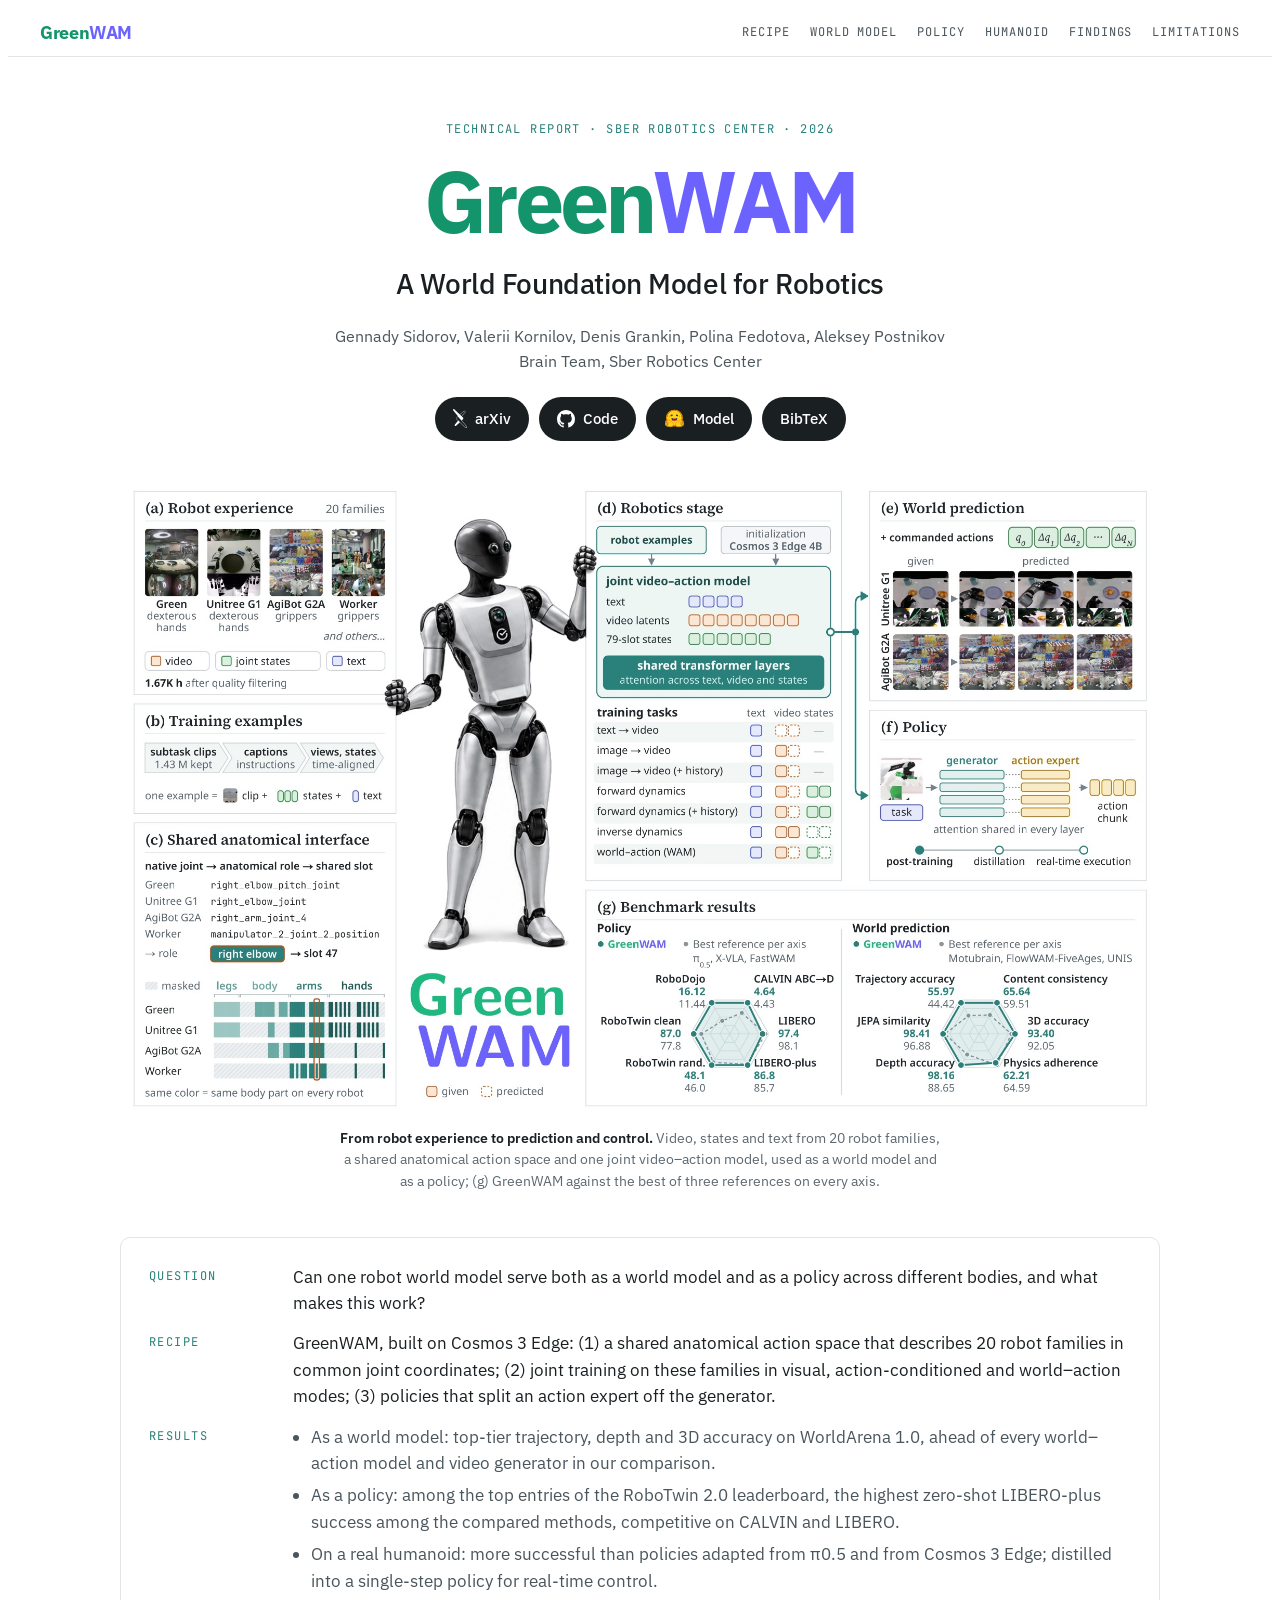
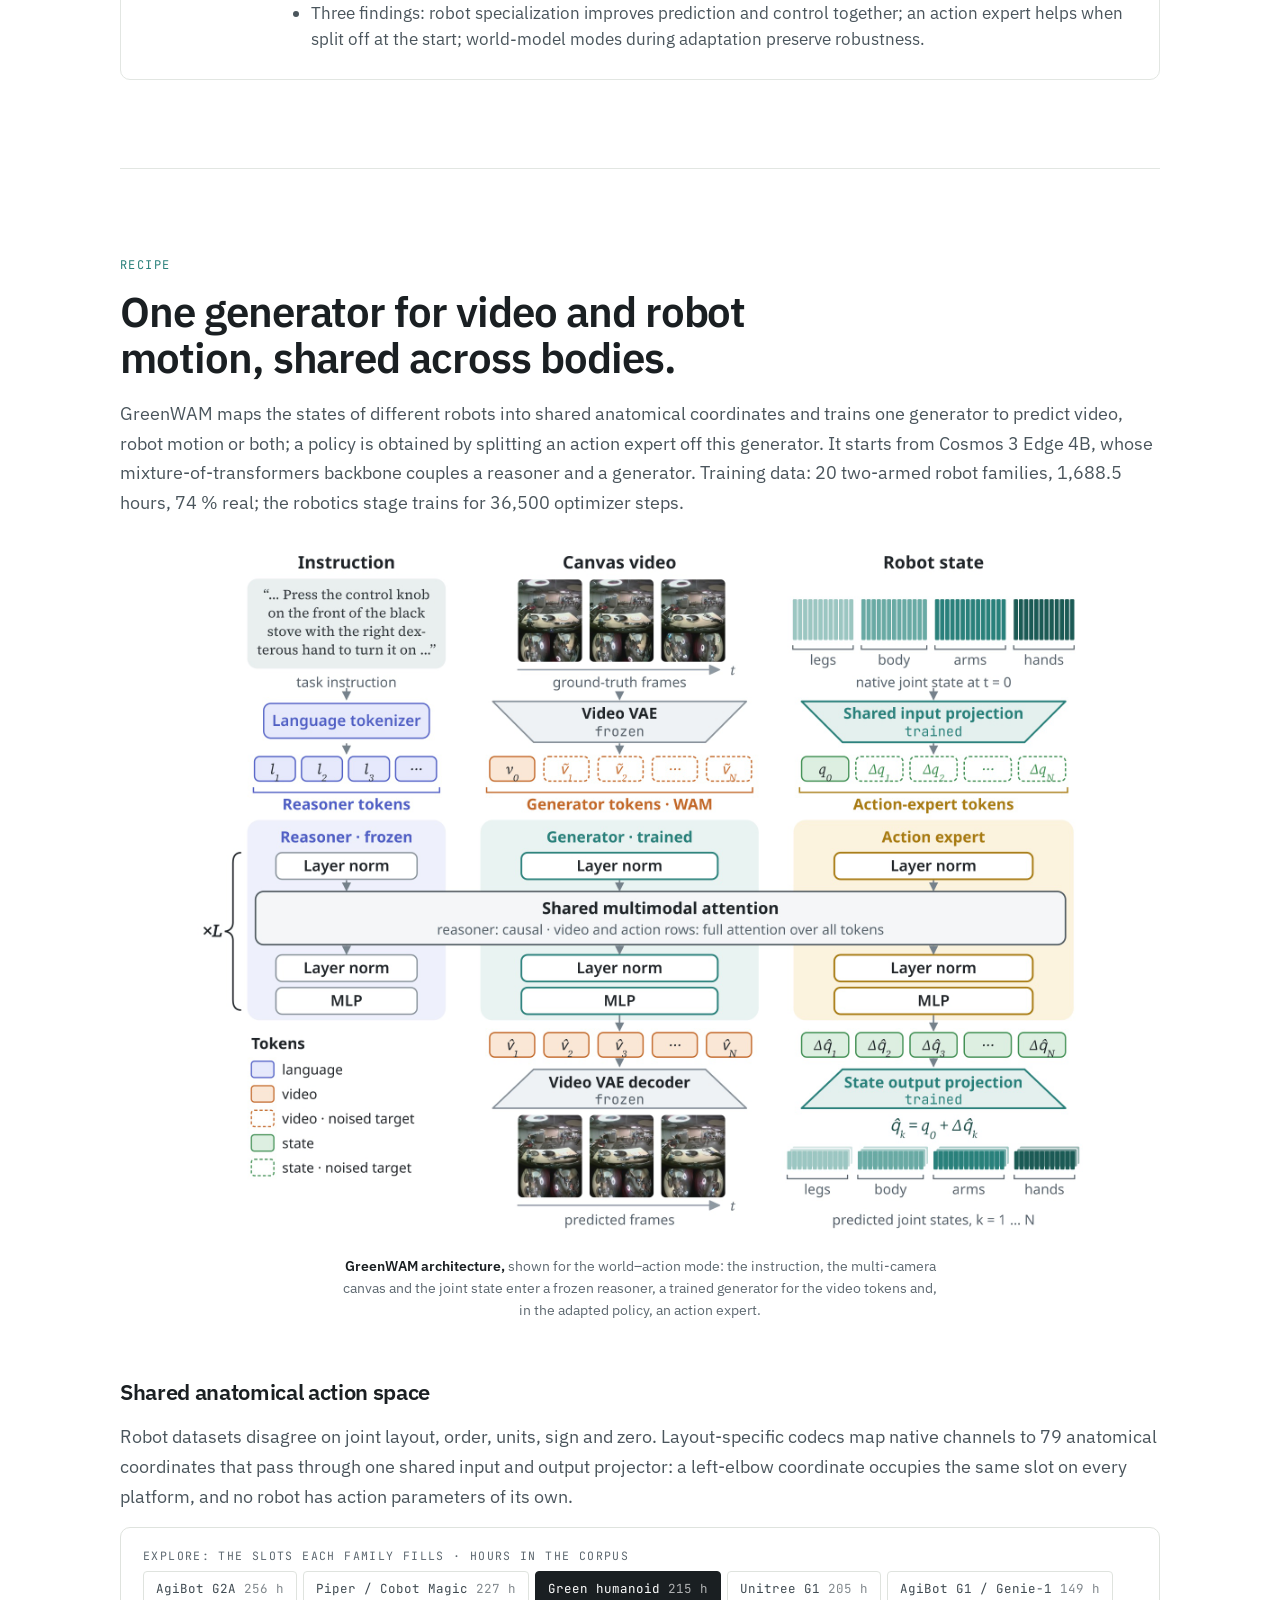
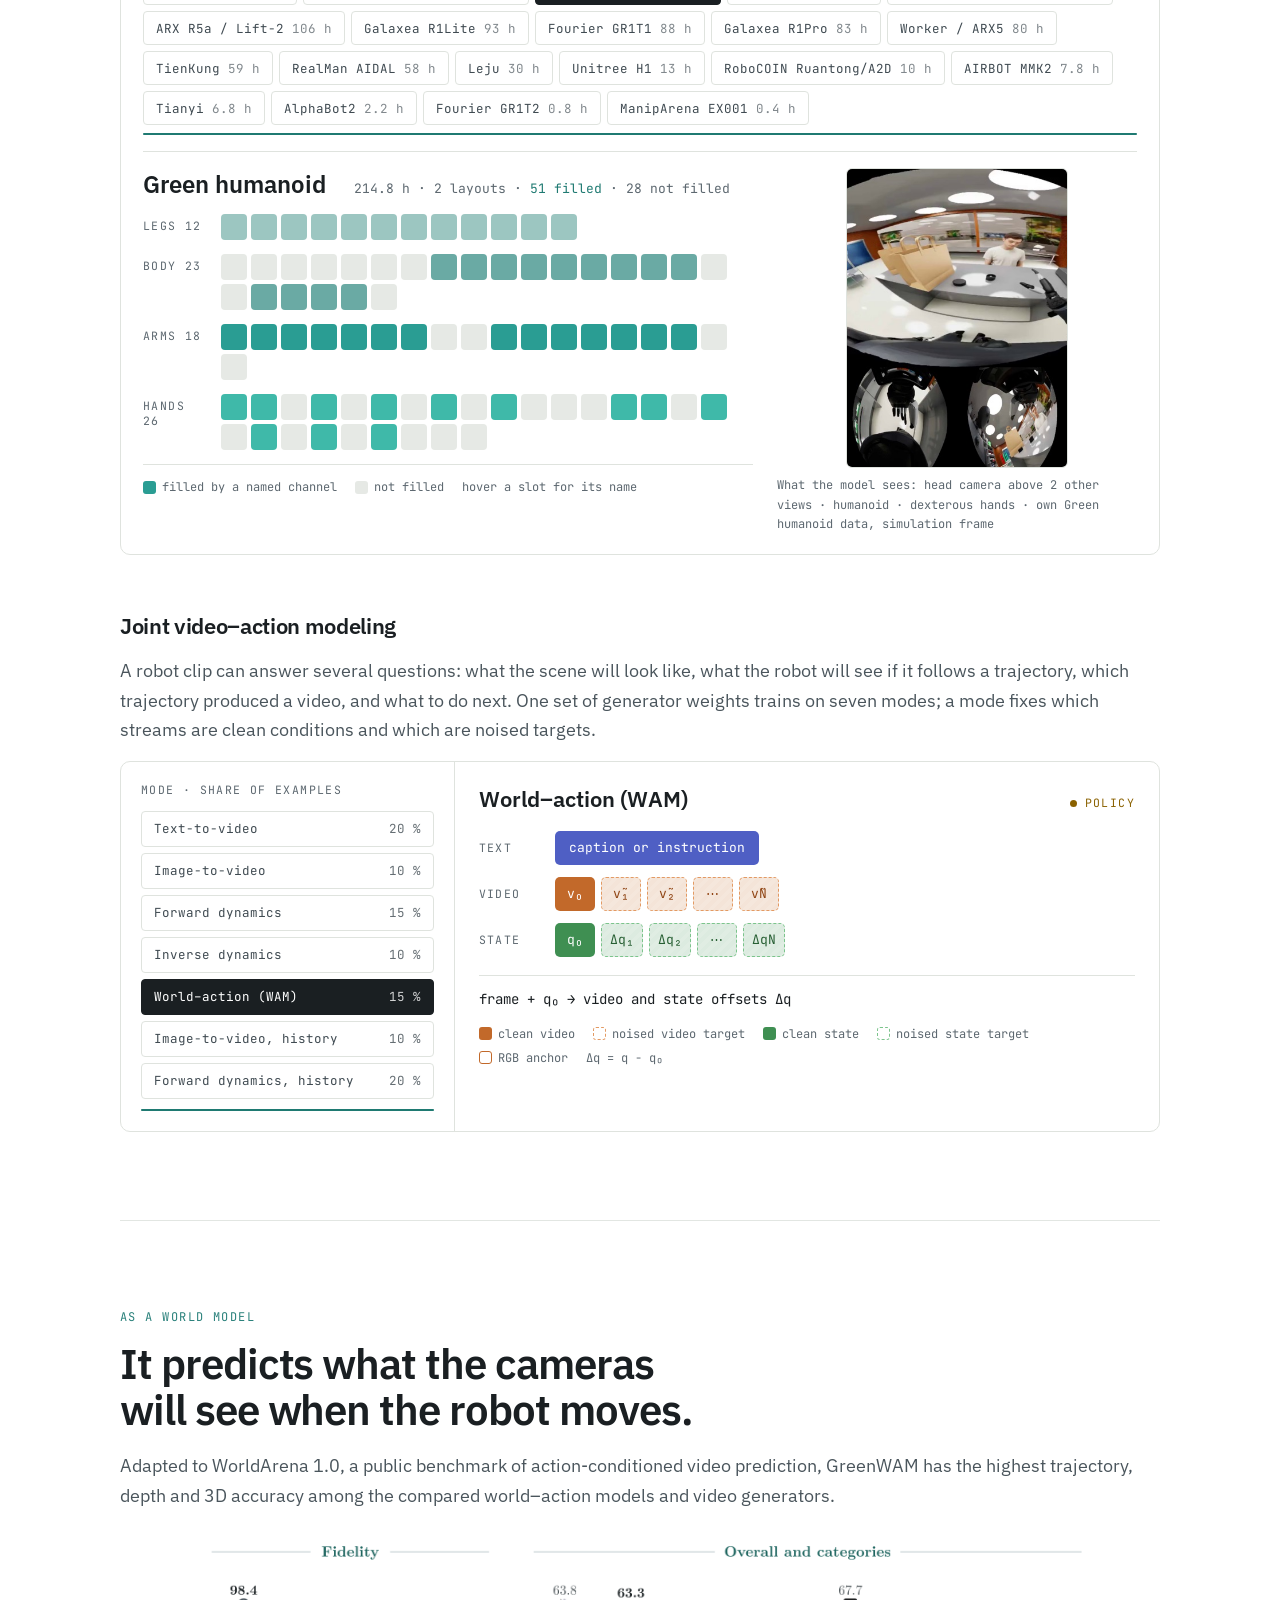
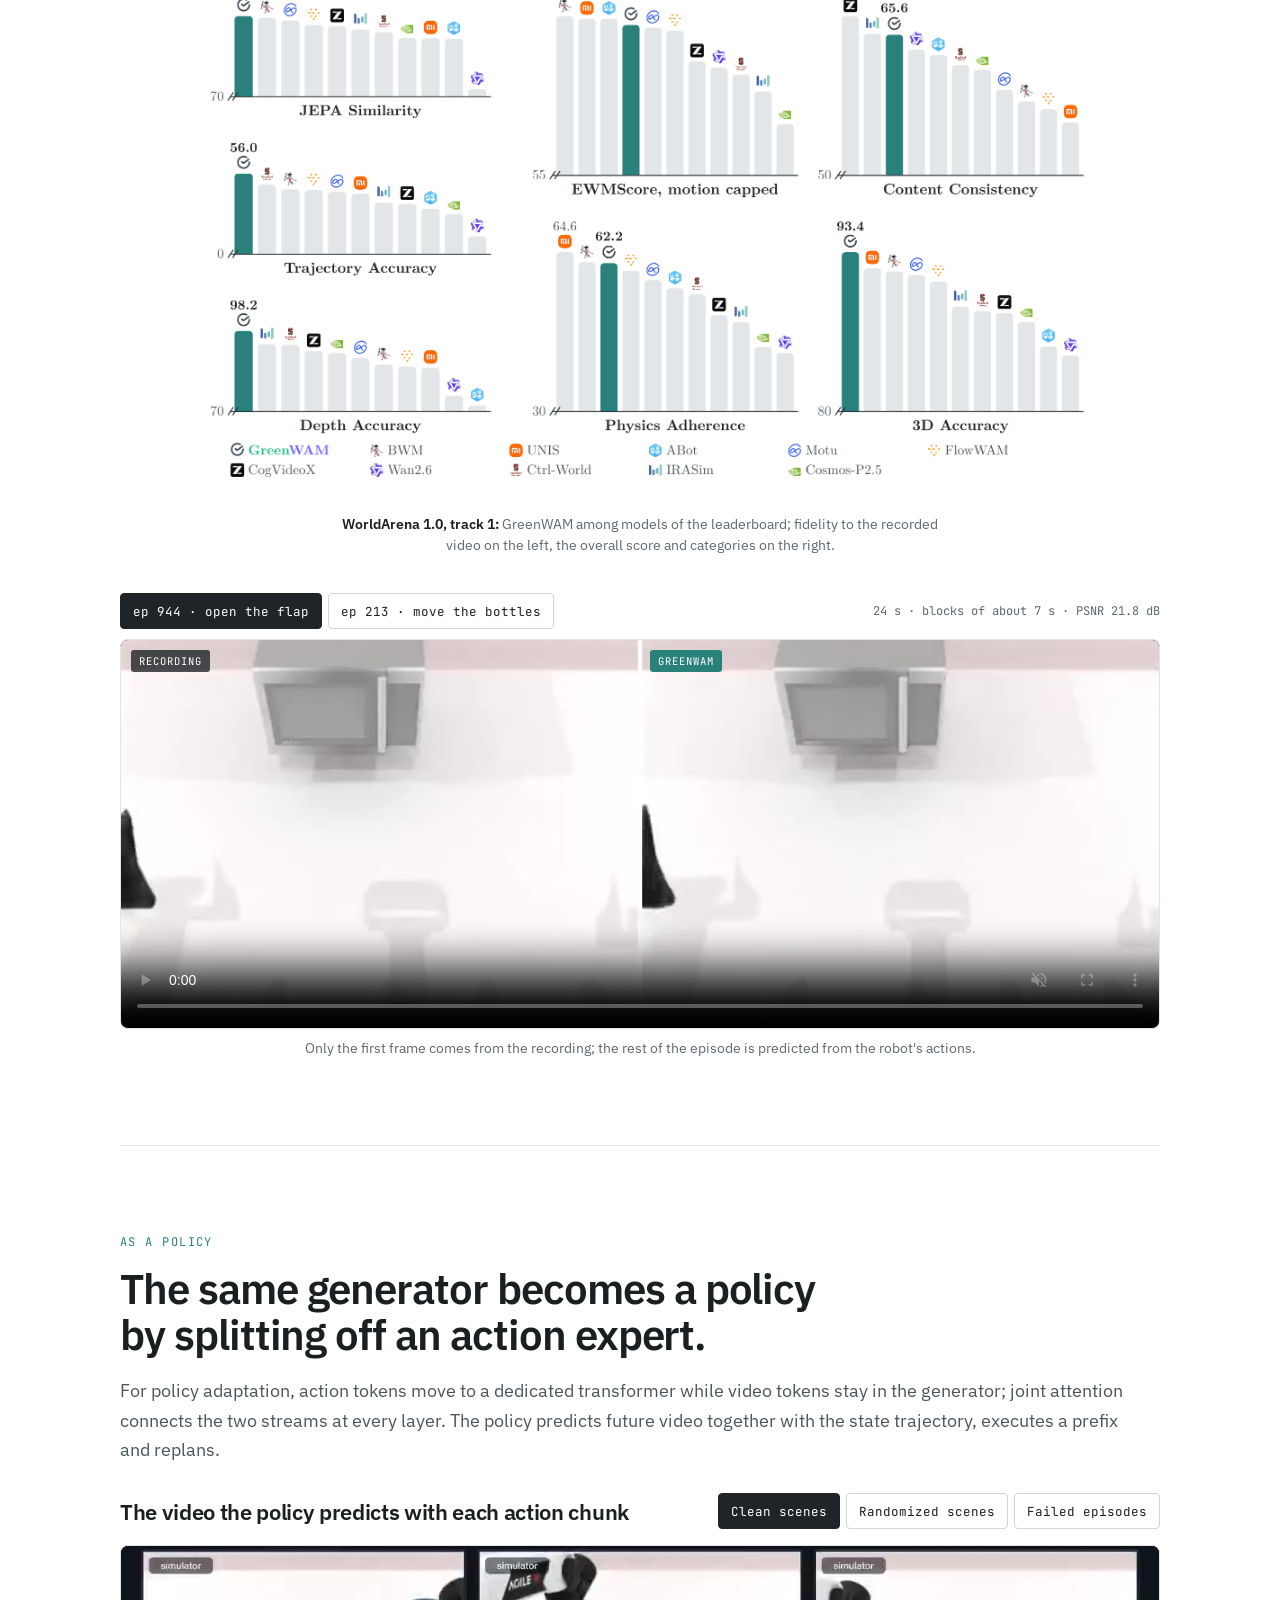
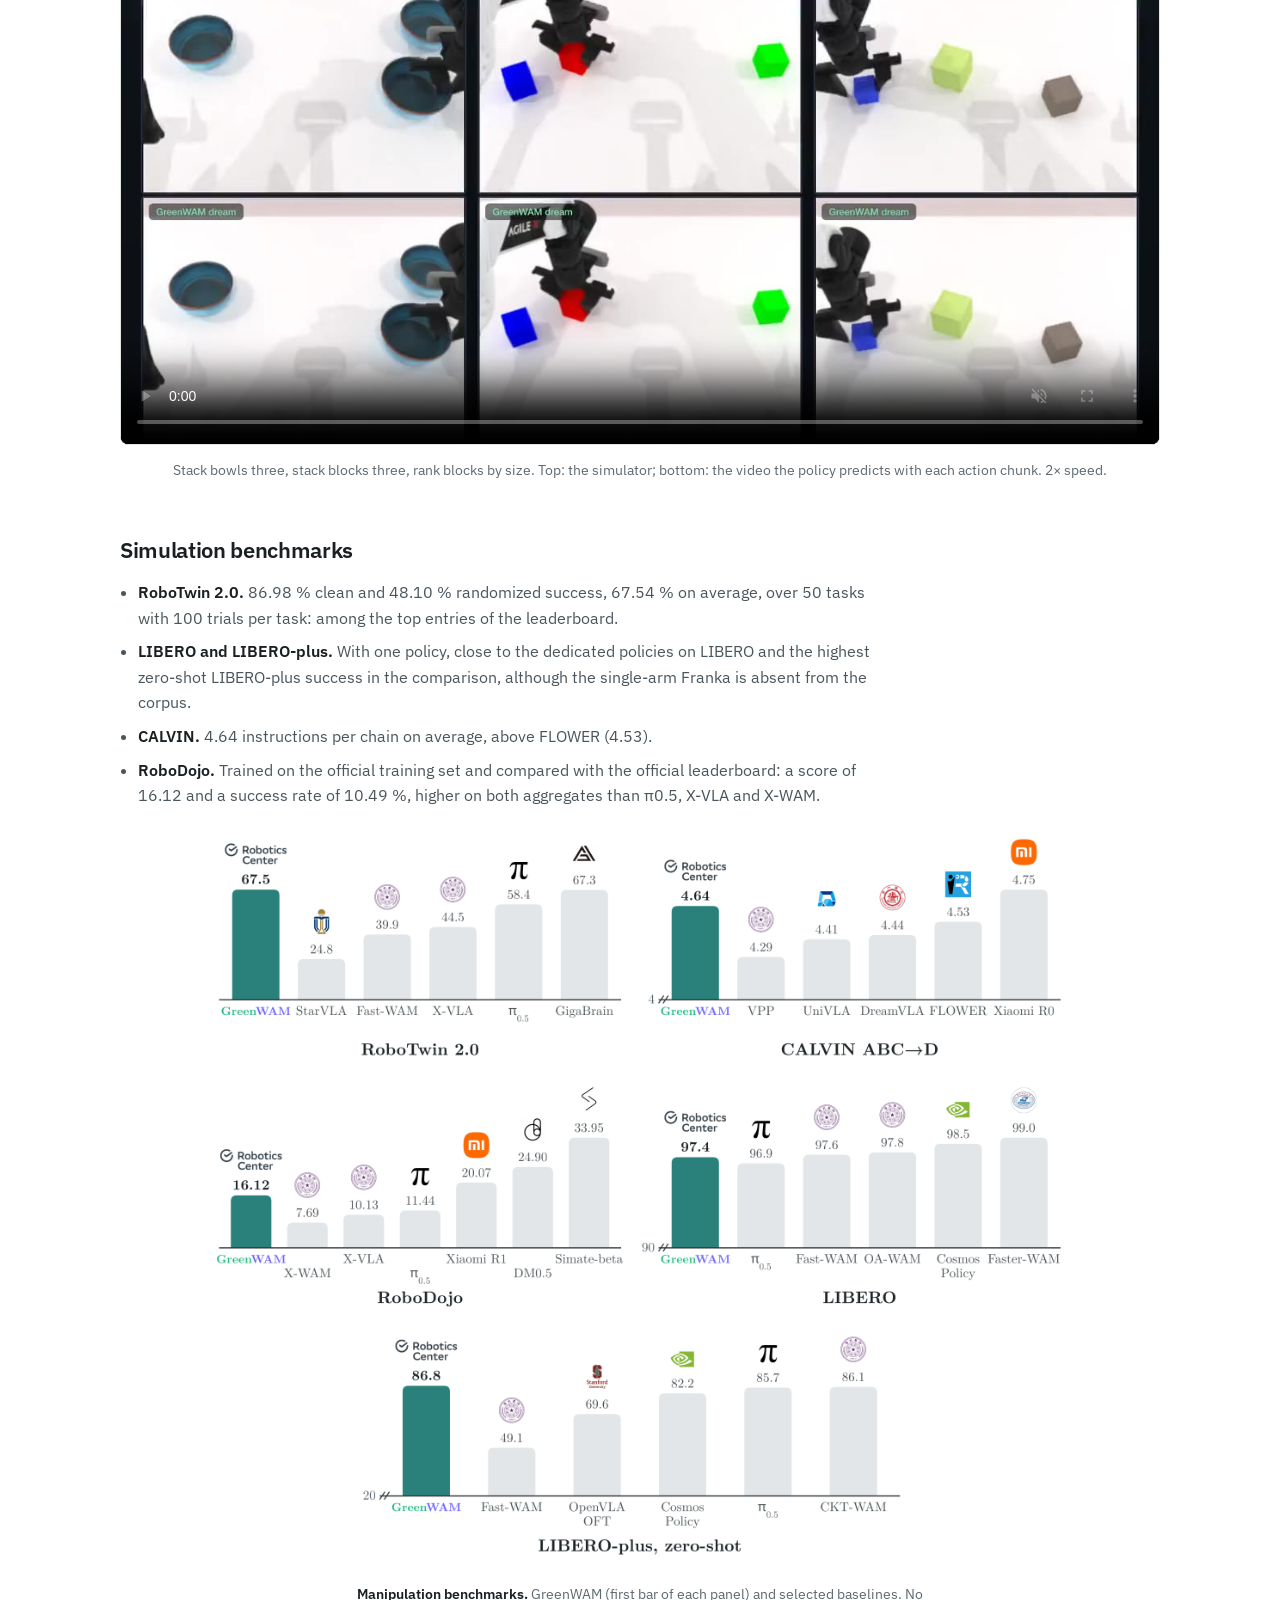
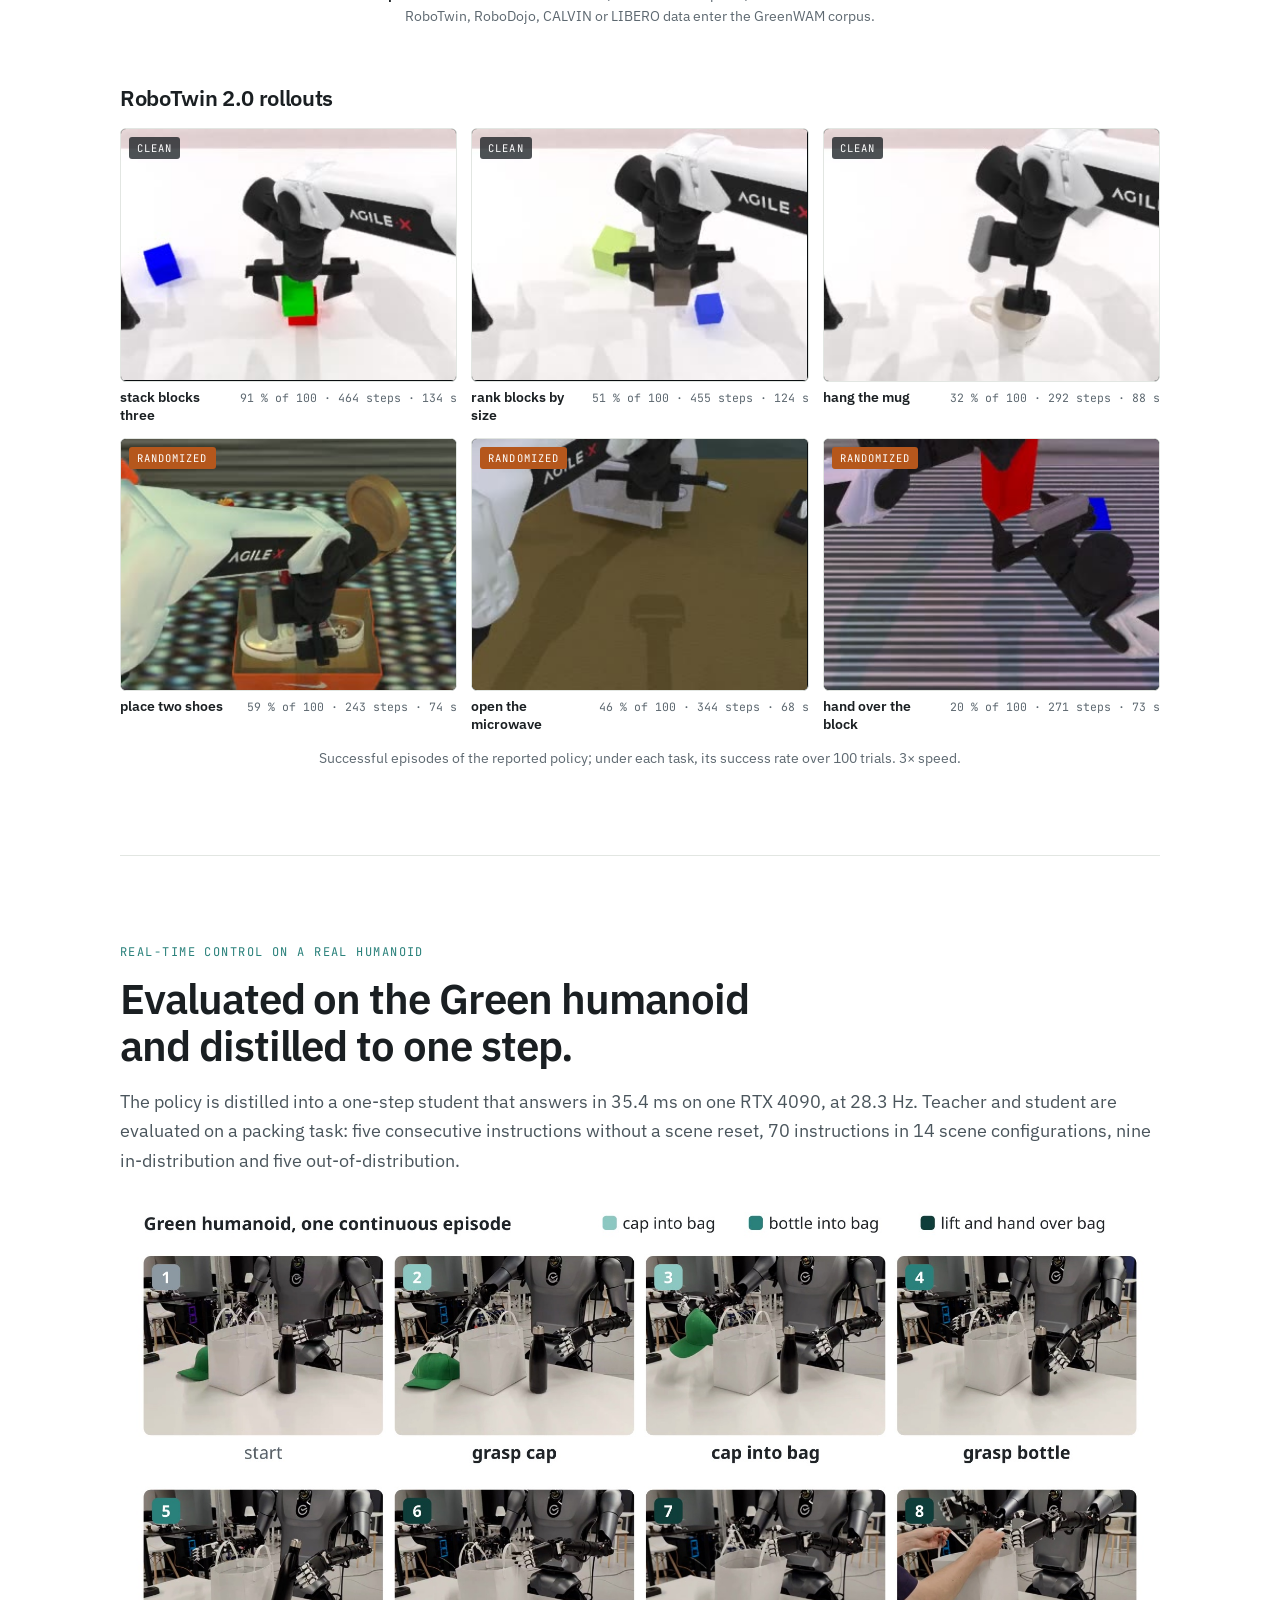
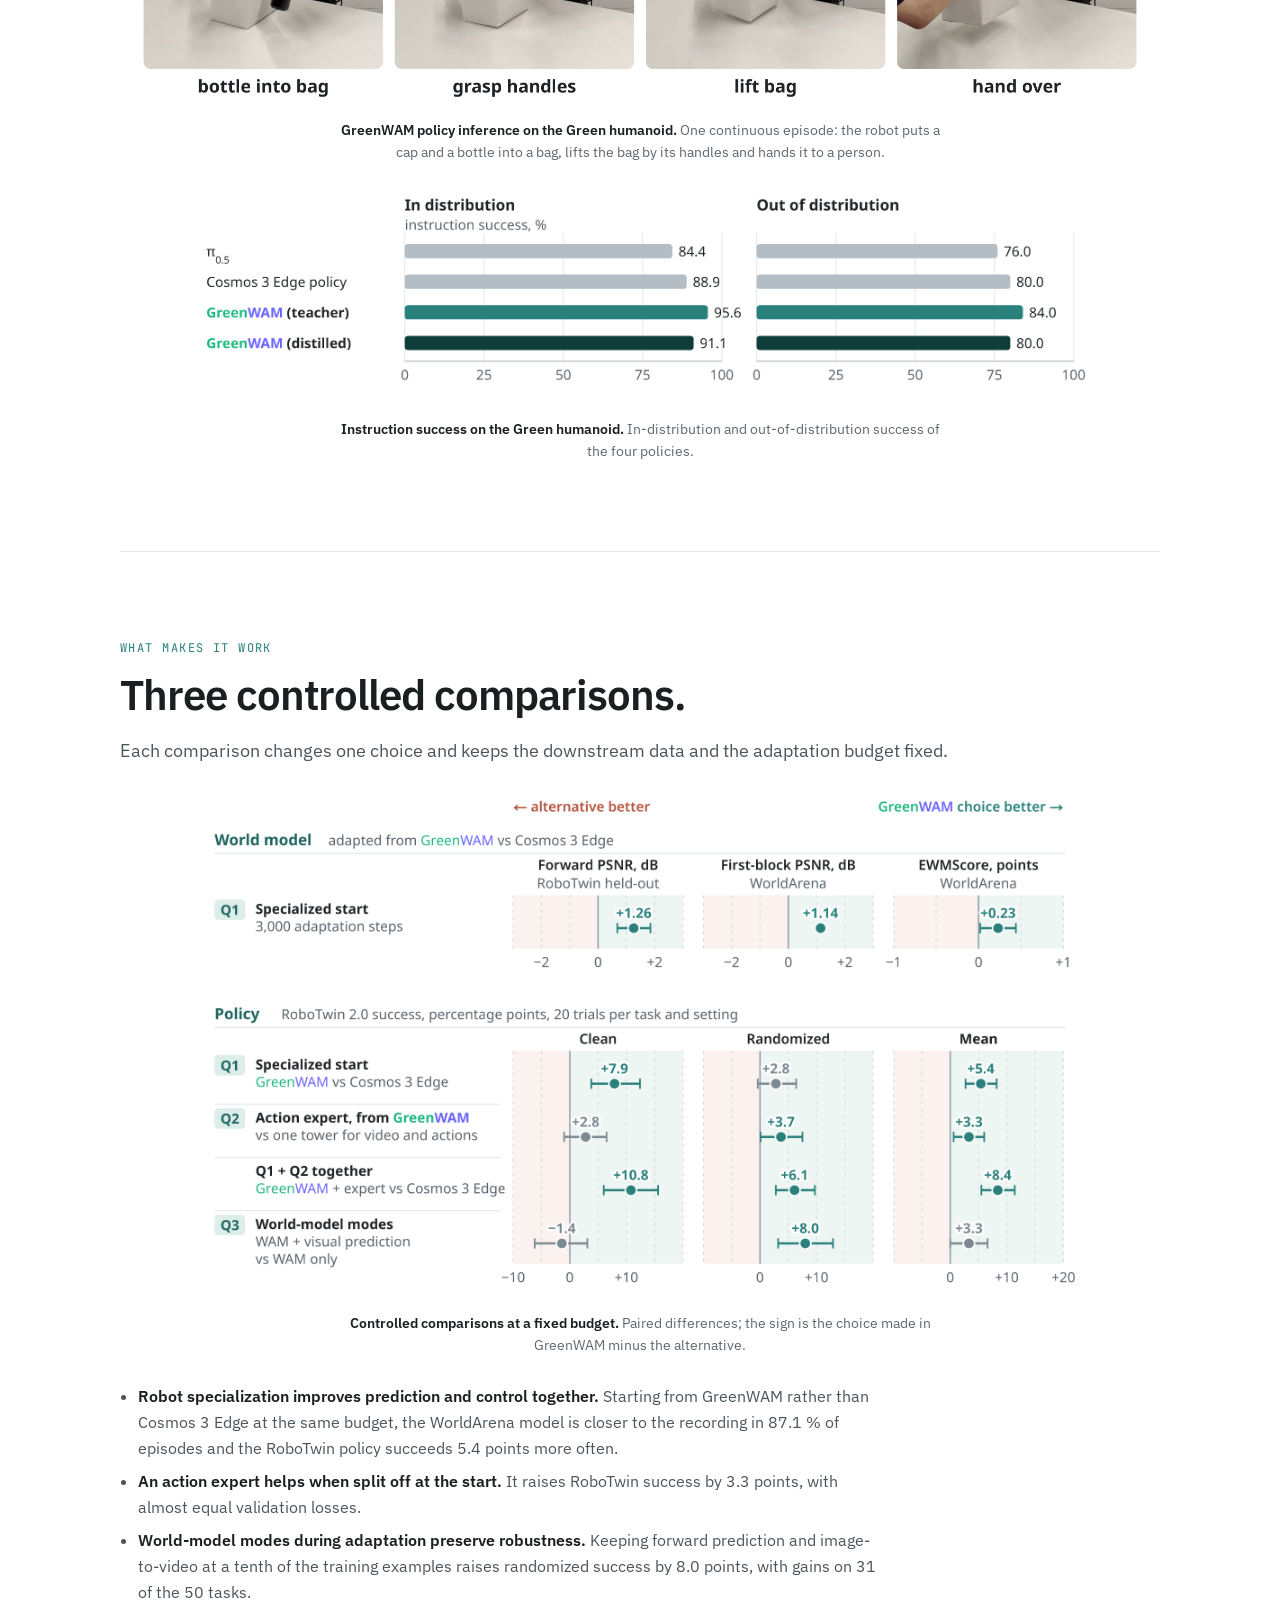
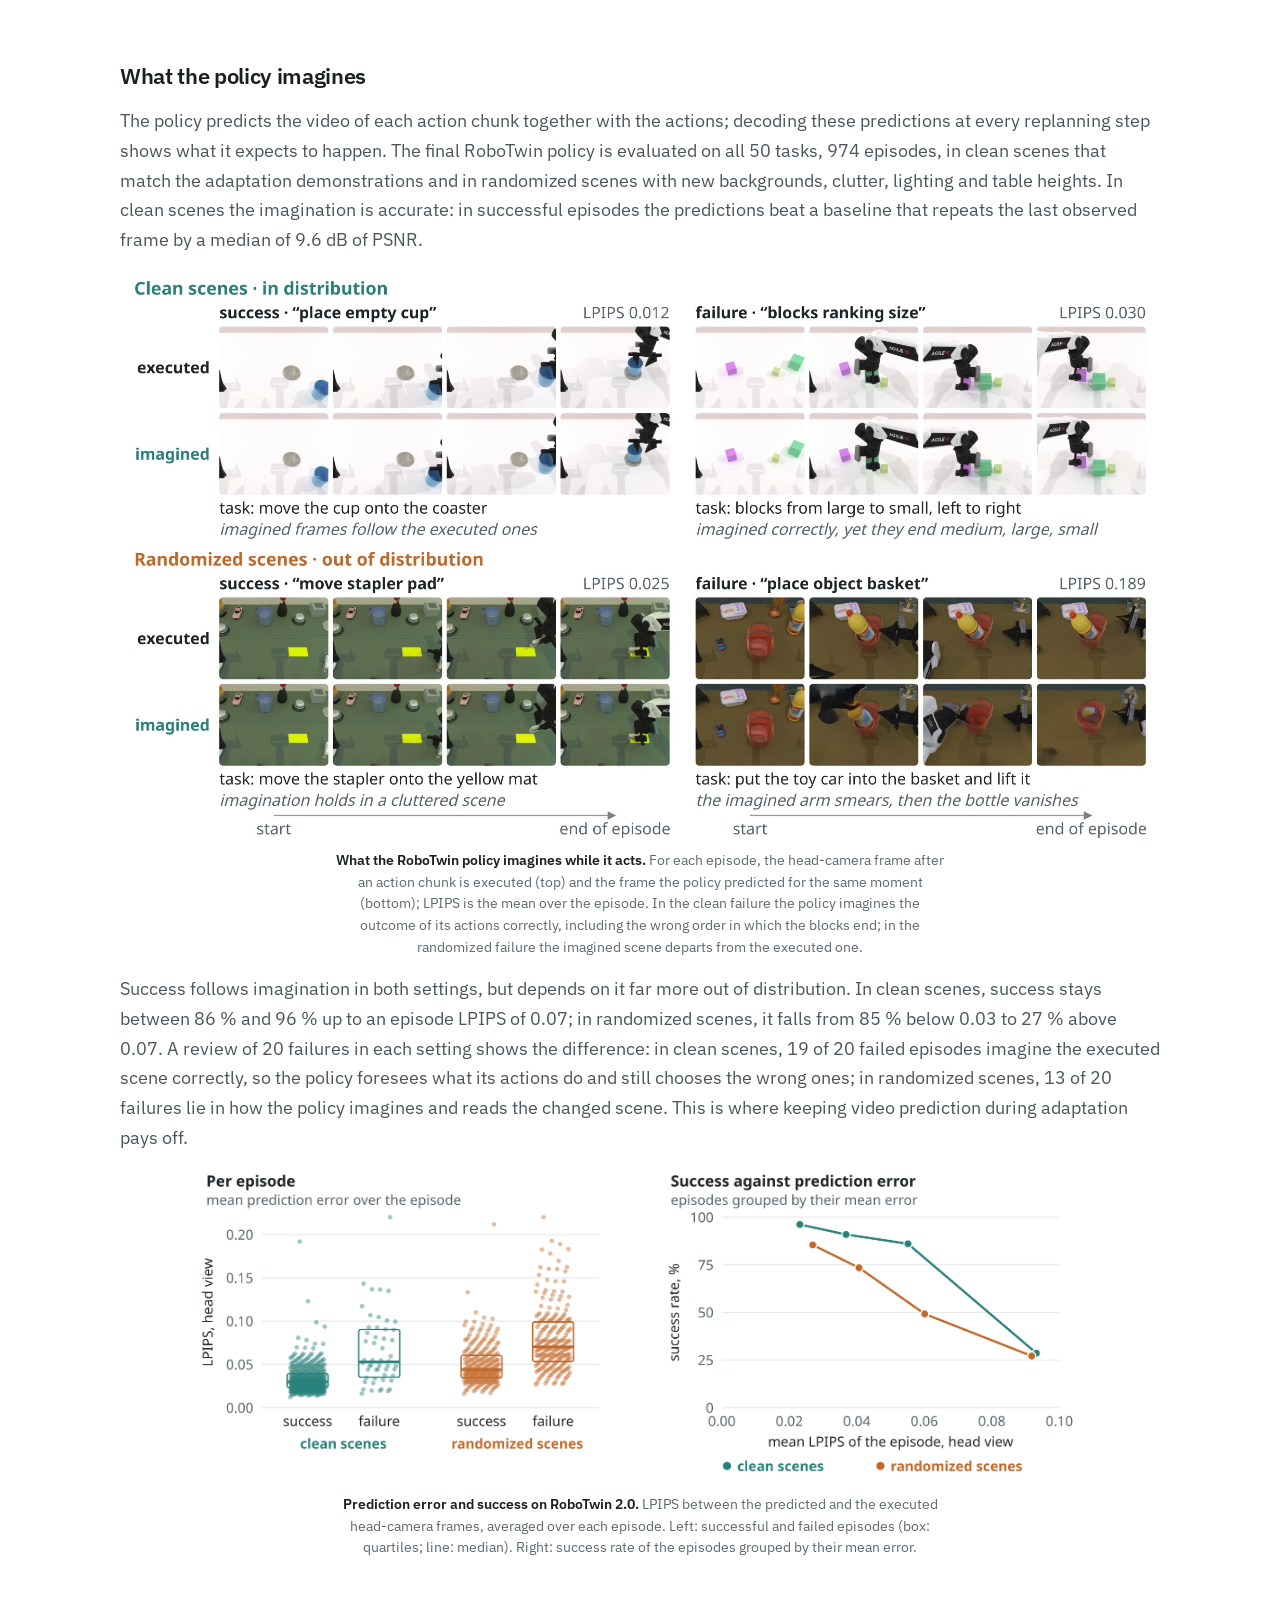
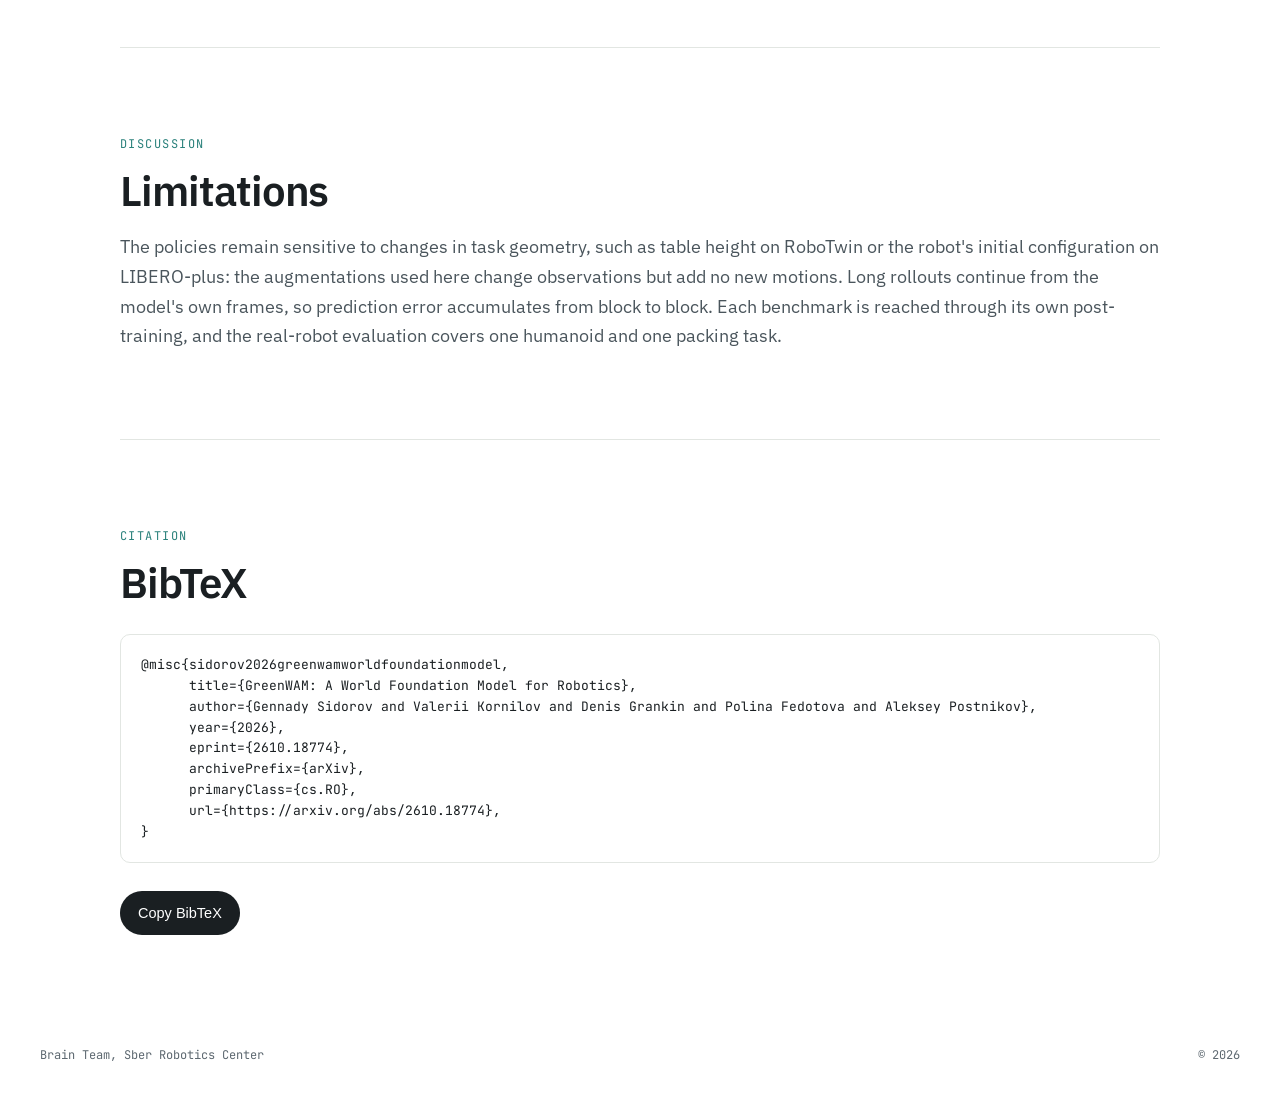
<file: GreenWAM/index.html>
<!doctype html>
<html lang="en">
<head>
<meta charset="utf-8">
<meta name="viewport" content="width=device-width, initial-scale=1, viewport-fit=cover">
<title>GreenWAM</title>
<meta name="description" content="GreenWAM: a world foundation model for robotics. Project page of the technical report.">
<link rel="preconnect" href="https://fonts.googleapis.com">
<link rel="stylesheet" href="https://fonts.googleapis.com/css2?family=IBM+Plex+Sans:wght@400;500;600;700&family=JetBrains+Mono:wght@400;500;600&display=swap">
<link rel="icon" type="image/png" sizes="64x64" href="favicon.png">
<link rel="icon" href="favicon.ico" sizes="32x32">
<style>
:root {
  --bg: #f4f5f1; --surface: #ffffff; --surface2: #f6f7f4; --fg: #1e2427; --muted: #46525a; --muted2: #56626b;
  --line: #d6dbd8; --line2: #e3e7e4; --accent: #2a817b; --accent-bar: #2a817b; --accent-soft: #8cc7c1; --accent-deep: #0f3d39;
  --brand-g: #13946a; --brand-w: #6c63ff; --track: #f0f2ef; --other: #b9c2c7; --other2: #7d8a92; --other3: #c4ccd0;
  --grid: rgba(30,36,39,.06); --btn: #ffffff; --btn-line: #cfd6d3; --btn-on: #1e2427; --btn-on-fg: #ffffff; --head: rgba(244,245,241,.94);
  --p-bg: #10161a; --p-line: #27313a; --p-fg: #e8edeb; --p-muted: #c9d2d6; --p-dim: #8b98a1; --p-track: #1b242a; --p-off: #26313a; --p-mint: #8fd3c6; --p-bar: #2a9d93; --p-other: #4a5862; --p-grid: rgba(255,255,255,.045);
  --chip: rgba(16,22,26,.74); --chip-fg: #ffffff;
  --vid: #c2692a; --vid-n: #e39a63; --vid-t: #f3c29c; --st: #3f8f52; --st-n: #7cc48c; --st-t: #bfe6c7; --lang: #4f5fc4; --gold: #e0b44a; --violet: #9aa5f0;
  --f-sans: "IBM Plex Sans", "Helvetica Neue", Arial, sans-serif; --f-mono: "JetBrains Mono", ui-monospace, "SF Mono", Menlo, monospace;
}
* { box-sizing: border-box }
body { background: var(--bg); color: var(--fg); font-family: var(--f-sans); font-size: 16px; -webkit-font-smoothing: antialiased }
a { color: var(--accent) }
.m { font-family: var(--f-mono) }
.lbl { font-family: var(--f-mono); font-size: 11.5px; letter-spacing: .12em; text-transform: uppercase; margin: 0 }
.wrap { max-width: 1280px; margin: 0 auto; padding-inline: 32px }
@media (max-width: 640px) { .wrap { padding-inline: 16px } }
.sec { padding-block: 72px; display: flex; flex-direction: column; gap: 26px }
.alt { background: var(--surface); border-block: 1px solid var(--line) }
.h2 { font-size: clamp(28px, 3.6vw, 44px); line-height: 1.08; letter-spacing: -.03em; font-weight: 600; margin: 0; text-wrap: balance }
.p { font-size: 17px; line-height: 1.6; color: var(--muted); margin: 0; max-width: 64ch; text-wrap: pretty }
.cap { font-family: var(--f-mono); font-size: 12.5px; line-height: 1.55; color: var(--muted); margin: 0 }
.kick { color: var(--accent) }
.gridbg { background-image: linear-gradient(var(--grid) 1px, transparent 1px), linear-gradient(90deg, var(--grid) 1px, transparent 1px); background-size: 24px 24px }
.panel { background-color: var(--p-bg); background-image: linear-gradient(var(--p-grid) 1px, transparent 1px), linear-gradient(90deg, var(--p-grid) 1px, transparent 1px); background-size: 24px 24px; color: var(--p-fg); border: 1px solid var(--p-line); border-radius: 8px }
.row { display: flex; flex-wrap: wrap; gap: 20px; align-items: flex-start }
.col { min-width: 0; display: flex; flex-direction: column; gap: 10px }
header.top { position: sticky; top: env(safe-area-inset-top, 0px); z-index: 5; background: var(--head); border-bottom: 1px solid var(--line); backdrop-filter: blur(6px) }
header.top nav { display: flex; flex-wrap: wrap; align-items: center; justify-content: space-between; gap: 4px 22px; padding-block: 4px }
.nav { font-family: var(--f-mono); font-size: 12px; letter-spacing: .08em; text-transform: uppercase; color: var(--muted); text-decoration: none; padding: 12px 0; display: inline-block }
.nav:hover { color: var(--fg) }
.brand { text-decoration: none; font-weight: 700; letter-spacing: -.02em }
.g { color: var(--brand-g) } .w { color: var(--brand-w) }
.btn { display: inline-flex; align-items: center; gap: 8px; min-height: 44px; padding: 0 16px; border-radius: 4px; border: 1px solid var(--fg); font-family: var(--f-mono); font-size: 13px; letter-spacing: .04em; text-decoration: none; color: var(--fg); background: var(--btn); cursor: pointer }
.btn.pri { background: var(--btn-on); color: var(--btn-on-fg); border-color: var(--btn-on) }
.btn:hover { filter: brightness(.96) }
.theme { min-height: 36px; padding: 0 12px; font-size: 11.5px }
.seg { font-family: var(--f-mono); font-size: 12.5px; min-height: 36px; padding: 0 12px; border-radius: 4px; border: 1px solid var(--p-line); background: transparent; color: var(--p-muted); cursor: pointer; text-align: left; transition: background .15s, color .15s }
.seg[aria-pressed="true"], .seg[aria-selected="true"] { background: var(--p-fg); color: var(--p-bg); border-color: var(--p-fg) }
.segl { font-family: var(--f-mono); font-size: 12.5px; min-height: 36px; padding: 0 12px; border-radius: 4px; border: 1px solid var(--btn-line); background: var(--btn); color: var(--fg); cursor: pointer; transition: background .15s, color .15s }
.segl[aria-pressed="true"] { background: var(--btn-on); color: var(--btn-on-fg); border-color: var(--btn-on) }
button:focus-visible, a:focus-visible { outline: 2px solid var(--accent); outline-offset: 2px }
.tok { font-family: var(--f-mono); font-size: 13px; height: 34px; min-width: 40px; padding: 0 8px; display: flex; align-items: center; justify-content: center; border-radius: 5px; transition: all .25s }
.tok.cv { background: var(--vid); color: #fff } .tok.cs { background: var(--st); color: #fff }
.tok.nv { border: 1.5px dashed var(--vid-n); color: var(--vid-t); background-color: rgba(194,105,42,.18) }
.tok.ns { border: 1.5px dashed var(--st-n); color: var(--st-t); background-color: rgba(63,143,82,.18) }
.tok.av { border: 1.5px solid var(--vid); color: var(--vid-t) } .tok.x { color: #4a5862; border: 1px solid var(--p-line) } .tok.gap { min-width: 12px; padding: 0 }
.tok.nv, .tok.ns, .noise { background-image: repeating-linear-gradient(135deg, rgba(255,255,255,.1) 0 4px, transparent 4px 8px); background-size: 200% 200%; animation: drift 2.4s linear infinite }
@keyframes drift { from { background-position: 0 0 } to { background-position: 22px 0 } }
.pulse { animation: pulse 1.6s ease-in-out infinite }
@keyframes pulse { 0%, 100% { opacity: 1 } 50% { opacity: .35 } }
.bar { transition: width .45s cubic-bezier(.2,.7,.2,1), background .3s }
.sw { display: inline-block; width: 13px; height: 13px; border-radius: 3px }
.legend { display: flex; flex-wrap: wrap; gap: 8px 18px; font-family: var(--f-mono); font-size: 12px }
.legend span { display: flex; align-items: center; gap: 6px }
.media { position: relative; border-radius: 6px; overflow: hidden; border: 1px solid var(--line); background: #0b0f12 }
section[id] { scroll-margin-top: 56px }
  .media video, .media img { display: block; width: 100%; height: auto; max-width: 100% }
.chip { position: absolute; font-family: var(--f-mono); font-size: 10.5px; letter-spacing: .1em; text-transform: uppercase; color: var(--chip-fg); background: var(--chip); padding: 4px 8px; border-radius: 3px }
.chip.us { background: #2a817b }
.bars { display: flex; flex-direction: column; gap: 6px }
.brow { display: grid; grid-template-columns: minmax(0, 190px) minmax(0, 1fr) 56px; gap: 12px; align-items: center }
.brow .n { font-size: 13.5px; white-space: nowrap; overflow: hidden; text-overflow: ellipsis }
.brow .v { font-family: var(--f-mono); font-size: 12.5px; text-align: right; font-variant-numeric: tabular-nums }
.trk { height: 14px; border-radius: 2px; background: var(--track) } .panel .trk { background: var(--p-track) }
.trk > i { display: block; height: 100%; border-radius: 2px }
.strip { display: grid; grid-template-columns: repeat(auto-fit, minmax(min(190px, 100%), 1fr)); border: 1px solid var(--line); background: var(--surface); border-radius: 6px; overflow: hidden }
.strip a { text-decoration: none; color: var(--fg); padding: 16px 18px; display: flex; flex-direction: column; gap: 6px; border-right: 1px solid var(--line2); border-bottom: 1px solid var(--line2) }
.strip a:hover { background: var(--surface2) }
.strip b { font-size: 30px; font-weight: 600; letter-spacing: -.03em; line-height: 1 }
.box { border: 1px solid var(--line); border-radius: 6px; background: var(--surface); padding: 18px }
.slot { display: inline-block; width: 26px; height: 26px; border-radius: 4px; transition: background .3s }
pre.bib { margin: 0; white-space: pre-wrap; word-break: break-word; font-family: var(--f-mono); font-size: 13px; line-height: 1.6 }
@media (max-width: 640px) { .brow { grid-template-columns: minmax(0, 120px) minmax(0, 1fr) 48px } .h1 { font-size: 56px } }
@media (prefers-reduced-motion: reduce) { *, *::before, *::after { animation: none !important; transition: none !important } }

:root { color-scheme: light; --bg: #ffffff; --surface: #ffffff; --surface2: #f6f7f4; --fg: #1a1f22; --muted: #4a555c; --muted2: #5d6870; --line: #e2e6e2; --line2: #eceee9;
  --p-bg: #ffffff; --p-line: #dfe3de; --p-fg: #1a1f22; --p-muted: #3f4a51; --p-dim: #5d6870; --p-track: #e8ebe6; --p-off: #e3e7e3; --p-mint: #1f7a72; --p-bar: #2a9d93; --p-other: #a9b3b8; --p-grid: transparent;
  --vid-t: #8f4413; --st-t: #275f33; --gold: #8a6100; --violet: #4352b8; --grid: rgba(26,31,34,.04) }
html, body { background: #ffffff }
header.top { background: rgba(255,255,255,.94) }
.panel { background: var(--p-bg); background-image: none; border: 1px solid var(--p-line); color: var(--p-fg) }
.tok.x { color: #9aa3a8 }
.colw { max-width: 1040px; margin-inline: auto }
.sec2 { padding-block: 88px; display: flex; flex-direction: column; gap: 28px; border-top: 1px solid var(--line) }
.tint { background: var(--bg) }
.kick2 { font-family: var(--f-mono); font-size: 12px; letter-spacing: .12em; text-transform: uppercase; color: var(--accent); margin: 0 }
.h2b { font-size: clamp(30px, 3.4vw, 42px); line-height: 1.1; letter-spacing: -.025em; font-weight: 600; margin: 6px 0 0; text-wrap: balance }
.lead2 { font-size: 18px; line-height: 1.65; color: var(--muted); margin: 0; text-wrap: pretty }
.h3b { font-size: 22px; font-weight: 600; letter-spacing: -.015em; margin: 0 }
.blk { display: flex; flex-direction: column; gap: 16px }
.fg { margin: 0 auto; display: flex; flex-direction: column; gap: 12px; align-items: center; width: 100% }
.fg img { display: block; width: 100%; height: auto; max-width: 100% }
.fg figcaption { font-size: 14px; line-height: 1.55; color: var(--muted2); text-align: center; max-width: 76ch }
.fg figcaption b { color: var(--fg); font-weight: 600 }
.pair { display: grid; grid-template-columns: repeat(2, minmax(0, 1fr)); gap: 32px; align-items: start }
.pair .fg img { height: 360px; width: auto; max-width: 100%; object-fit: contain }
.fcbox { position: relative; height: 300px }
.fcbox img { position: absolute; inset: 0; margin: auto; max-width: 100%; max-height: 100%; border: 1px solid var(--p-line); border-radius: 6px; opacity: 0; transition: opacity .25s ease }
.fcbox img.on { opacity: 1 }
@media (prefers-reduced-motion: reduce) { .fcbox img { transition: none } }
@media (max-width: 760px) { .pair { grid-template-columns: minmax(0, 1fr) } .pair .fg img { height: auto; width: 100% } }
.qa { border: 1px solid var(--line); border-radius: 10px; background: #ffffff; padding: 26px 28px; display: grid; grid-template-columns: 120px minmax(0, 1fr); gap: 14px 24px; text-align: left }
.qa dt { font-family: var(--f-mono); font-size: 12px; letter-spacing: .12em; text-transform: uppercase; color: var(--accent); padding-top: 4px }
.qa dd { margin: 0; font-size: 16.5px; line-height: 1.6; color: var(--fg) }
.qa ul { margin: 0; padding-left: 18px; display: flex; flex-direction: column; gap: 6px; color: var(--muted) }
@media (max-width: 640px) { .qa { grid-template-columns: minmax(0, 1fr) } }
.res2 { margin: 0; padding-left: 18px; display: flex; flex-direction: column; gap: 8px; font-size: 16px; line-height: 1.6; color: var(--muted); max-width: 76ch }
.res2 b { color: var(--fg); font-weight: 600 }
.btn2 { display: inline-flex; align-items: center; gap: 8px; min-height: 44px; padding: 0 18px; border-radius: 999px; background: #1a1f22; color: #fff; font-size: 14.5px; font-weight: 500; text-decoration: none }
.btn2:hover { background: #2c3439; color: #fff }
.tour { height: 2px; background: var(--p-line); border-radius: 1px; overflow: hidden }
.tour i { display: block; height: 100%; width: 100%; background: var(--p-mint); transform-origin: left; transform: scaleX(0) }
.tour.run i { animation: tick var(--tour, 2.6s) linear both }
@keyframes tick { to { transform: scaleX(1) } }
.rv { opacity: .35; transform: translateY(16px) } .rv-on { transition: opacity .7s ease, transform .7s cubic-bezier(.2,.7,.2,1) }
.rt9 .media video { transition: transform .5s cubic-bezier(.2,.7,.2,1) } .rt9 .media:hover video { transform: scale(1.04) }
@media (prefers-reduced-motion: reduce) { .rv { opacity: 1; transform: none } }
.rclabels { display: none }
@media (max-width: 640px) { .rcanvas .chip { display: none } .rclabels { display: grid; grid-template-columns: repeat(3, minmax(0, 1fr)); gap: 6px; font-family: var(--f-mono); font-size: 10px; line-height: 1.35; letter-spacing: .06em; text-transform: uppercase; color: var(--muted2) } }
</style>
</head>
<body>
<header class="top"><nav class="wrap" aria-label="Sections">
  <a class="brand" href="#top" style="font-size:18px"><span class="g">Green</span><span class="w">WAM</span></a>
  <div style="display:flex;flex-wrap:wrap;gap:0 20px;align-items:center">
    <a class="nav" href="#recipe">Recipe</a><a class="nav" href="#world">World model</a><a class="nav" href="#policy">Policy</a>
    <a class="nav" href="#humanoid">Humanoid</a><a class="nav" href="#findings">Findings</a><a class="nav" href="#discussion">Limitations</a>
  </div></nav></header>
<main>
<section id="top"><div class="wrap"><div class="colw" style="padding-block:64px 72px;display:flex;flex-direction:column;align-items:center;gap:22px;text-align:center">
  <p class="kick2">Technical report · Sber Robotics Center · 2026</p>
  <h1 style="margin:0;font-size:clamp(52px,7vw,88px);line-height:.95;letter-spacing:-.045em;font-weight:700"><span class="g">Green</span><span class="w">WAM</span></h1>
  <p style="margin:0;font-size:clamp(20px,2.2vw,28px);font-weight:500;letter-spacing:-.015em">A World Foundation Model for Robotics</p>
  <p style="margin:0;font-size:16px;line-height:1.6;color:var(--muted)">Gennady Sidorov, Valerii Kornilov, Denis Grankin, Polina Fedotova, Aleksey Postnikov<br>Brain Team, Sber Robotics Center</p>
  <div style="display:flex;flex-wrap:wrap;justify-content:center;gap:10px"><a class="btn2" href="https://arxiv.org/abs/2610.18774"><img src="media/logo-arxiv.svg" alt="" width="14" height="19" style="display:block">arXiv</a><a class="btn2" href="https://github.com/greenvla/GreenWAM"><svg viewBox="0 0 16 16" width="18" height="18" fill="currentColor" aria-hidden="true"><path d="M8 0c4.42 0 8 3.58 8 8a8.013 8.013 0 0 1-5.45 7.59c-.4.08-.55-.17-.55-.38 0-.27.01-1.13.01-2.2 0-.75-.25-1.23-.54-1.48 1.78-.2 3.65-.88 3.65-3.95 0-.88-.31-1.59-.82-2.15.08-.2.36-1.02-.08-2.12 0 0-.67-.22-2.2.82-.64-.18-1.32-.27-2-.27-.68 0-1.36.09-2 .27-1.53-1.03-2.2-.82-2.2-.82-.44 1.1-.16 1.92-.08 2.12-.51.56-.82 1.28-.82 2.15 0 3.06 1.86 3.75 3.64 3.95-.23.2-.44.55-.51 1.07-.46.21-1.61.55-2.33-.66-.15-.24-.6-.83-1.23-.82-.67.01-.27.38.01.53.34.19.73.9.82 1.13.16.45.68 1.31 2.69.94 0 .67.01 1.3.01 1.49 0 .21-.15.45-.55.37A7.995 7.995 0 0 1 0 8c0-4.42 3.58-8 8-8Z"/></svg>Code</a><a class="btn2" href="https://huggingface.co/SberRoboticsCenter/GreenWAM"><img src="media/logo-hf.svg" alt="" width="21" height="19" style="display:block">Model</a><a class="btn2" href="#cite">BibTeX</a></div>
  <div style="margin-top:22px;width:100%"><figure class="fg"><img src="media/rf_greenwm-overview.jpg" width="2000" height="1213" alt="From robot experience to prediction and control." loading="lazy"><figcaption><b>From robot experience to prediction and control.</b> Video, states and text from 20 robot families, a shared anatomical action space and one joint video–action model, used as a world model and as a policy; (g) GreenWAM against the best of three references on every axis.</figcaption></figure></div>
  <dl class="qa" style="margin-top:22px;width:100%">
    <dt>Question</dt><dd>Can one robot world model serve both as a world model and as a policy across different bodies, and what makes this work?</dd>
    <dt>Recipe</dt><dd>GreenWAM, built on Cosmos 3 Edge: (1) a shared anatomical action space that describes 20 robot families in common joint coordinates; (2) joint training on these families in visual, action-conditioned and world–action modes; (3) policies that split an action expert off the generator.</dd>
    <dt>Results</dt><dd><ul>
      <li>As a world model: top-tier trajectory, depth and 3D accuracy on WorldArena 1.0, ahead of every world–action model and video generator in our comparison.</li>
      <li>As a policy: among the top entries of the RoboTwin 2.0 leaderboard, the highest zero-shot LIBERO-plus success among the compared methods, competitive on CALVIN and LIBERO.</li>
      <li>On a real humanoid: more successful than policies adapted from π0.5 and from Cosmos 3 Edge; distilled into a single-step policy for real-time control.</li>
      <li>Three findings: robot specialization improves prediction and control together; an action expert helps when split off at the start; world-model modes during adaptation preserve robustness.</li></ul></dd>
  </dl>
</div></div></section>

<section id="recipe"><div class="wrap"><div class="colw sec2">
  <div class="blk" style="gap:10px"><p class="kick2">Recipe</p><h2 class="h2b">One generator for video and robot motion, shared across bodies.</h2><p class="lead2" style="margin-top:8px">GreenWAM maps the states of different robots into shared anatomical coordinates and trains one generator to predict video, robot motion or both; a policy is obtained by splitting an action expert off this generator. It starts from Cosmos 3 Edge 4B, whose mixture-of-transformers backbone couples a reasoner and a generator. Training data: 20 two-armed robot families, 1,688.5 hours, 74 % real; the robotics stage trains for 36,500 optimizer steps.</p></div>
  <figure class="fg" style="max-width:900px"><img src="media/rf_fig-02-architecture.jpg" width="2000" height="1552" alt="GreenWAM architecture," loading="lazy"><figcaption><b>GreenWAM architecture,</b> shown for the world–action mode: the instruction, the multi-camera canvas and the joint state enter a frozen reasoner, a trained generator for the video tokens and, in the adapted policy, an action expert.</figcaption></figure>
  <div class="blk" style="margin-top:28px"><h3 class="h3b">Shared anatomical action space</h3><p class="lead2">Robot datasets disagree on joint layout, order, units, sign and zero. Layout-specific codecs map native channels to 79 anatomical coordinates that pass through one shared input and output projector: a left-elbow coordinate occupies the same slot on every platform, and no robot has action parameters of its own.</p>
  <div class="panel" style="padding:20px 22px;display:flex;flex-direction:column;gap:16px;border-radius:10px">
    <div style="display:flex;flex-direction:column;gap:8px"><p class="lbl" style="color:var(--p-dim)">Explore: the slots each family fills · hours in the corpus</p><div id="famList" role="group" aria-label="Robot family" style="display:flex;flex-wrap:wrap;gap:6px"></div><div class="tour" id="famTour" aria-hidden="true"><i></i></div></div>
    <div style="display:flex;flex-wrap:wrap;gap:24px;align-items:flex-start;border-top:1px solid var(--p-line);padding-top:16px"><div id="famView" class="col" style="flex:1.7 1 440px;gap:14px"></div><figure id="famCanvas" class="col" style="flex:1 1 260px;margin:0;gap:8px"></figure></div></div></div>
  <div class="blk" style="margin-top:28px"><h3 class="h3b">Joint video–action modeling</h3><p class="lead2">A robot clip can answer several questions: what the scene will look like, what the robot will see if it follows a trajectory, which trajectory produced a video, and what to do next. One set of generator weights trains on seven modes; a mode fixes which streams are clean conditions and which are noised targets.</p>
  <div class="panel" style="display:flex;flex-wrap:wrap;border-radius:10px">
    <div style="flex:1 1 240px;min-width:0;padding:20px;border-right:1px solid var(--p-line);display:flex;flex-direction:column;gap:10px"><div id="modeList" role="group" aria-label="Training mode" style="display:flex;flex-direction:column;gap:6px"></div><div class="tour" id="modeTour" aria-hidden="true"><i></i></div></div>
    <div id="modeView" style="flex:2.4 1 480px;min-width:0;padding:22px 24px;display:flex;flex-direction:column;gap:18px"></div></div></div>
</div></div></section>

<section id="world"><div class="wrap"><div class="colw sec2">
  <div class="blk" style="gap:10px"><p class="kick2">As a world model</p><h2 class="h2b">It predicts what the cameras will see when the robot moves.</h2><p class="lead2" style="margin-top:8px">Adapted to WorldArena 1.0, a public benchmark of action-conditioned video prediction, GreenWAM has the highest trajectory, depth and 3D accuracy among the compared world–action models and video generators.</p></div>
  <figure class="fg" style="max-width:900px"><img src="media/rf_fig-benchmarks-worldarena1.png" width="2000" height="1251" alt="WorldArena 1.0, track 1:" loading="lazy"><figcaption><b>WorldArena 1.0, track 1:</b> GreenWAM among models of the leaderboard; fidelity to the recorded video on the left, the overall score and categories on the right.</figcaption></figure>
  <div class="col" style="gap:10px;margin-top:8px"><div style="display:flex;flex-wrap:wrap;gap:8px;align-items:center;justify-content:space-between"><div id="waEps" role="group" aria-label="Episode" style="display:flex;gap:6px;flex-wrap:wrap"></div><span class="m" id="waInfo" style="font-size:12px;color:var(--muted2)"></span></div>
    <div class="media" style="border-radius:8px"><video width="964" height="360" id="waVideo" src="media/wa_ep944.mp4" poster="media/wa_ep944.jpg" controls data-auto preload="metadata" muted loop playsinline aria-label="WorldArena rollout: recording on the left, GreenWAM on the right"></video><span class="chip" style="left:10px;top:10px">Recording</span><span class="chip us" style="left:calc(50% + 10px);top:10px">GreenWAM</span></div>
    <p class="fg" style="margin:0"><span style="font-size:14px;color:var(--muted2);text-align:center">Only the first frame comes from the recording; the rest of the episode is predicted from the robot's actions.</span></p></div>
</div></div></section>

<section id="policy" class="tint"><div class="wrap"><div class="colw sec2">
  <div class="blk" style="gap:10px"><p class="kick2">As a policy</p><h2 class="h2b">The same generator becomes a policy by splitting off an action expert.</h2><p class="lead2" style="margin-top:8px">For policy adaptation, action tokens move to a dedicated transformer while video tokens stay in the generator; joint attention connects the two streams at every layer. The policy predicts future video together with the state trajectory, executes a prefix and replans.</p></div>
  <div class="blk"><div style="display:flex;flex-wrap:wrap;justify-content:space-between;gap:10px;align-items:center"><h3 class="h3b">The video the policy predicts with each action chunk</h3><div id="dreamTabs" role="tablist" aria-label="Rollouts" style="display:flex;flex-wrap:wrap;gap:6px"></div></div>
    <div class="media" style="display:flex;justify-content:center;background:#0b0f12;border-radius:8px"><video width="1280" height="614" id="dreamVideo" src="media/dream_id_c.mp4" poster="media/dream_id_c.jpg" controls data-auto preload="metadata" muted loop playsinline aria-label="RoboTwin rollouts with the predicted video" style="max-height:600px;width:auto;max-width:100%"></video></div>
    <p style="margin:0;font-size:14px;color:var(--muted2);text-align:center" id="dreamCap"></p></div>
  <div class="blk" style="margin-top:28px"><h3 class="h3b">Simulation benchmarks</h3>
    <ul class="res2">
      <li><b>RoboTwin 2.0.</b> 86.98 % clean and 48.10 % randomized success, 67.54 % on average, over 50 tasks with 100 trials per task: among the top entries of the leaderboard.</li>
      <li><b>LIBERO and LIBERO-plus.</b> With one policy, close to the dedicated policies on LIBERO and the highest zero-shot LIBERO-plus success in the comparison, although the single-arm Franka is absent from the corpus.</li>
      <li><b>CALVIN.</b> 4.64 instructions per chain on average, above FLOWER (4.53).</li>
      <li><b>RoboDojo.</b> Trained on the official training set and compared with the official leaderboard: a score of 16.12 and a success rate of 10.49 %, higher on both aggregates than π0.5, X-VLA and X-WAM.</li></ul>
    <figure class="fg" style="max-width:860px"><img src="media/rf_fig-benchmarks-manipulation.png" width="2000" height="1738" alt="Manipulation benchmarks." loading="lazy"><figcaption><b>Manipulation benchmarks.</b> GreenWAM (first bar of each panel) and selected baselines. No RoboTwin, RoboDojo, CALVIN or LIBERO data enter the GreenWAM corpus.</figcaption></figure></div>
  <div class="blk" style="margin-top:28px"><div style="display:flex;flex-wrap:wrap;justify-content:space-between;gap:10px;align-items:center"><h3 class="h3b">RoboTwin 2.0 rollouts</h3><div style="display:flex;flex-wrap:wrap;gap:6px"></div></div>
    <div id="rtGrid" style="display:grid;grid-template-columns:repeat(auto-fill,minmax(min(300px,100%),1fr));gap:14px"></div>
    <p style="margin:0;font-size:14px;color:var(--muted2);text-align:center">Successful episodes of the reported policy; under each task, its success rate over 100 trials. 3× speed.</p></div>
</div></div></section>

<section id="humanoid"><div class="wrap"><div class="colw sec2">
  <div class="blk" style="gap:10px"><p class="kick2">Real-time control on a real humanoid</p><h2 class="h2b">Evaluated on the Green humanoid and distilled to one step.</h2><p class="lead2" style="margin-top:8px">The policy is distilled into a one-step student that answers in 35.4 ms on one RTX 4090, at 28.3 Hz. Teacher and student are evaluated on a packing task: five consecutive instructions without a scene reset, 70 instructions in 14 scene configurations, nine in-distribution and five out-of-distribution.</p></div>
  <figure class="fg"><img src="media/rf_fig-real-humanoid.jpg" width="2000" height="970" alt="GreenWAM policy inference on the Green humanoid." loading="lazy"><figcaption><b>GreenWAM policy inference on the Green humanoid.</b> One continuous episode: the robot puts a cap and a bottle into a bag, lifts the bag by its handles and hands it to a person.</figcaption></figure>
  <figure class="fg" style="max-width:900px"><img src="media/rf_fig-humanoid-success.png" width="2000" height="479" alt="Instruction success on the Green humanoid." loading="lazy"><figcaption><b>Instruction success on the Green humanoid.</b> In-distribution and out-of-distribution success of the four policies.</figcaption></figure>
</div></div></section>

<section id="findings" class="tint"><div class="wrap"><div class="colw sec2">
  <div class="blk" style="gap:10px"><p class="kick2">What makes it work</p><h2 class="h2b">Three controlled comparisons.</h2><p class="lead2" style="margin-top:8px">Each comparison changes one choice and keeps the downstream data and the adaptation budget fixed.</p></div>
  <figure class="fg" style="max-width:900px"><img src="media/rf_fig-ablations.png" width="2000" height="1128" alt="Controlled comparisons at a fixed budget." loading="lazy"><figcaption><b>Controlled comparisons at a fixed budget.</b> Paired differences; the sign is the choice made in GreenWAM minus the alternative.</figcaption></figure>
  <ul class="res2">
    <li><b>Robot specialization improves prediction and control together.</b> Starting from GreenWAM rather than Cosmos 3 Edge at the same budget, the WorldArena model is closer to the recording in 87.1 % of episodes and the RoboTwin policy succeeds 5.4 points more often.</li>
    <li><b>An action expert helps when split off at the start.</b> It raises RoboTwin success by 3.3 points, with almost equal validation losses.</li>
    <li><b>World-model modes during adaptation preserve robustness.</b> Keeping forward prediction and image-to-video at a tenth of the training examples raises randomized success by 8.0 points, with gains on 31 of the 50 tasks.</li></ul>
  <div class="blk" style="margin-top:28px"><h3 class="h3b">What the policy imagines</h3>
    <p class="lead2">The policy predicts the video of each action chunk together with the actions; decoding these predictions at every replanning step shows what it expects to happen. The final RoboTwin policy is evaluated on all 50 tasks, 974 episodes, in clean scenes that match the adaptation demonstrations and in randomized scenes with new backgrounds, clutter, lighting and table heights. In clean scenes the imagination is accurate: in successful episodes the predictions beat a baseline that repeats the last observed frame by a median of 9.6 dB of PSNR.</p>
    <figure class="fg"><img src="media/rf_fig-imagination.jpg" width="2000" height="1091" alt="What the RoboTwin policy imagines while it acts." loading="lazy"><figcaption><b>What the RoboTwin policy imagines while it acts.</b> For each episode, the head-camera frame after an action chunk is executed (top) and the frame the policy predicted for the same moment (bottom); LPIPS is the mean over the episode. In the clean failure the policy imagines the outcome of its actions correctly, including the wrong order in which the blocks end; in the randomized failure the imagined scene departs from the executed one.</figcaption></figure>
    <p class="lead2">Success follows imagination in both settings, but depends on it far more out of distribution. In clean scenes, success stays between 86 % and 96 % up to an episode LPIPS of 0.07; in randomized scenes, it falls from 85 % below 0.03 to 27 % above 0.07. A review of 20 failures in each setting shows the difference: in clean scenes, 19 of 20 failed episodes imagine the executed scene correctly, so the policy foresees what its actions do and still chooses the wrong ones; in randomized scenes, 13 of 20 failures lie in how the policy imagines and reads the changed scene. This is where keeping video prediction during adaptation pays off.</p>
    <figure class="fg" style="max-width:900px"><img src="media/rf_fig-imagination-error.png" width="2000" height="697" alt="Prediction error and success on RoboTwin 2.0." loading="lazy"><figcaption><b>Prediction error and success on RoboTwin 2.0.</b> LPIPS between the predicted and the executed head-camera frames, averaged over each episode. Left: successful and failed episodes (box: quartiles; line: median). Right: success rate of the episodes grouped by their mean error.</figcaption></figure></div>
</div></div></section>

<section id="discussion"><div class="wrap"><div class="colw sec2">
  <div class="blk" style="gap:10px"><p class="kick2">Discussion</p><h2 class="h2b">Limitations</h2><p class="lead2" style="margin-top:8px">The policies remain sensitive to changes in task geometry, such as table height on RoboTwin or the robot's initial configuration on LIBERO-plus: the augmentations used here change observations but add no new motions. Long rollouts continue from the model's own frames, so prediction error accumulates from block to block. Each benchmark is reached through its own post-training, and the real-robot evaluation covers one humanoid and one packing task.</p></div>
  
</div></div></section>

<section id="cite" class="tint"><div class="wrap"><div class="colw sec2">
  <div class="blk" style="gap:10px"><p class="kick2">Citation</p><h2 class="h2b">BibTeX</h2></div>
  <div style="border:1px solid var(--line);border-radius:10px;padding:20px;background:#ffffff;overflow-x:auto"><pre class="bib" id="bib">@misc{sidorov2026greenwamworldfoundationmodel,
      title={GreenWAM: A World Foundation Model for Robotics}, 
      author={Gennady Sidorov and Valerii Kornilov and Denis Grankin and Polina Fedotova and Aleksey Postnikov},
      year={2026},
      eprint={2610.18774},
      archivePrefix={arXiv},
      primaryClass={cs.RO},
      url={https://arxiv.org/abs/2610.18774}, 
}</pre></div><div><button type="button" class="btn2" data-act="copybib" id="copyBib" style="border:0;cursor:pointer">Copy BibTeX</button></div>
</div></div></section>
</main>
<footer style="background:var(--p-bg);color:var(--p-dim)"><div class="wrap m" style="padding-block:24px;display:flex;flex-wrap:wrap;justify-content:space-between;gap:10px;font-size:12px"><span>Brain Team, Sber Robotics Center</span><span>© 2026</span></div></footer>

<script>
(function () {
  const ROLES = ["legs.left.hip_pitch", "legs.left.hip_roll", "legs.left.hip_yaw", "legs.left.knee", "legs.left.ankle_pitch", "legs.left.ankle_roll", "legs.right.hip_pitch", "legs.right.hip_roll", "legs.right.hip_yaw", "legs.right.knee", "legs.right.ankle_pitch", "legs.right.ankle_roll", "body.base_pose.x", "body.base_pose.y", "body.base_pose.z", "body.base_pose.qw", "body.base_pose.qx", "body.base_pose.qy", "body.base_pose.qz", "body.base_twist.vx", "body.base_twist.vy", "body.base_twist.vz", "body.base_twist.wx", "body.base_twist.wy", "body.base_twist.wz", "body.torso.yaw", "body.torso.roll", "body.torso.pitch_1", "body.torso.pitch_2", "body.torso.pitch_3", "body.torso.lift", "body.torso.yaw_virtual", "body.head.yaw", "body.head.pitch", "body.head.roll", "arms.left.shoulder_pitch", "arms.left.shoulder_roll", "arms.left.shoulder_yaw", "arms.left.elbow", "arms.left.forearm_roll", "arms.left.wrist_pitch", "arms.left.wrist_yaw", "arms.left.tool_roll", "arms.left.spare", "arms.right.shoulder_pitch", "arms.right.shoulder_roll", "arms.right.shoulder_yaw", "arms.right.elbow", "arms.right.forearm_roll", "arms.right.wrist_pitch", "arms.right.wrist_yaw", "arms.right.tool_roll", "arms.right.spare", "hands.left.thumb_flexion", "hands.left.thumb_opposition", "hands.left.thumb_2", "hands.left.index", "hands.left.index_2", "hands.left.middle", "hands.left.middle_2", "hands.left.ring", "hands.left.ring_2", "hands.left.pinky", "hands.left.pinky_2", "hands.left.aux", "hands.left.gripper", "hands.right.thumb_flexion", "hands.right.thumb_opposition", "hands.right.thumb_2", "hands.right.index", "hands.right.index_2", "hands.right.middle", "hands.right.middle_2", "hands.right.ring", "hands.right.ring_2", "hands.right.pinky", "hands.right.pinky_2", "hands.right.aux", "hands.right.gripper"];
  const FAMS = [["AgiBot G2A", 256.0, 2, "aaaaaaaaaaaafffmmmmaaaaaafffffaaffffffffffaafffffffaaaaaaaaaaaaaafaaaaaaaaaaaaf"], ["Piper / Cobot Magic", 227.2, 3, "aaaaaaaaaaaafffffffaaaaaaaaaaaaaaaaffafffafaffafffafaaaaaaaaaaaaafaaaaaaaaaaaaf"], ["Green humanoid", 214.8, 2, "ffffffffffffaaaaaaafffffffffaaffffafffffffaafffffffaaffafafafafaaaffafafafafaaa"], ["Unitree G1", 204.9, 12, "ffffffffffffaaaaaaaaaaaaafffaaaaaaafffffffaafffffffaaffffffffafaafffffffffafaaf"], ["AgiBot G1 / Genie-1", 148.5, 2, "aaaaaaaaaaaafffffffaaaaaaaafaafaffaffffffafaffffffafaaaaaaaaaaaaafaaaaaaaaaaaaf"], ["ARX R5a / Lift-2", 105.8, 1, "aaaaaaaaaaaafffffffaaaaaaaaaaaaaaaaffafafffaffafafffaaaaaaaaaaaaafaaaaaaaaaaaaf"], ["Galaxea R1Lite", 92.6, 3, "aaaaaaaaaaaammmaaaaaaaaaafafffaaaaaffafffafaffafffafaaaaaaaaaaaaffaaaaaaaaaaaff"], ["Fourier GR1T1", 87.9, 1, "ffffffffffffaaaaaaaaaaaaafffaaaaffffffffffaafffffffaaffafafafafaaaffafafafafaaa"], ["Galaxea R1Pro", 82.9, 1, "aaaaaaaaaaaaaaaaaaaaaaaaafafffaaaaafffffffaafffffffaaaaaaaaaaaaaffaaaaaaaaaaaff"], ["Worker / ARX5", 80.3, 2, "aaaaaaaaaaaaaaaaaaaaaaaaaaaaaaaaaaaffafafffaffafafffaaaaaaaaaaaaafaaaaaaaaaaaaf"], ["TienKung", 59.3, 2, "aaaaaaaaaaaaaaaaaaaaaaaaaaaaaaaaaaafffffffaafffffffaaffafafafafaaaffafafafafaaa"], ["RealMan AIDAL", 57.7, 1, "aaaaaaaaaaaaaaaaaaaaaaaaaaaaaaaaaaaffffffafaffffffafaaaaaaaaaaaaafaaaaaaaaaaaaf"], ["Leju", 30.0, 1, "ffffffffffffaaaaaaaaaaaaaaaaaaaaffafffffffaafffffffaaffafafafafaaaffafafafafaaa"], ["Unitree H1", 12.5, 1, "ffffffffffffaaaaaaaaaaaaafaaaaaaaaafffffffaafffffffaaffafafafafaaaffafafafafaaa"], ["RoboCOIN Ruantong/A2D", 10.1, 1, "aaaaaaaaaaaaaaaaaaaaaaaaafafaaaaffammmmmmmaammmmmmmaaaaaaaaaaaaaafaaaaaaaaaaaaf"], ["AIRBOT MMK2", 7.8, 1, "aaaaaaaaaaaaaaaaaaaaaaaaaaaaaaaaaaaffafffafaffafffafaffffffffffffaffffffffffffa"], ["Tianyi", 6.8, 2, "aaaaaaaaaaaaaaaaaaaffffffaaaaaaammmfffffffaafffffffaaaaaaaaaaaaaafaaaaaaaaaaaaf"], ["AlphaBot2", 2.2, 1, "aaaaaaaaaaaaaaaaaaaaaaaaaaaaaaaaaaafffffffaafffffffaaaaaaaaaaaaaafaaaaaaaaaaaaf"], ["Fourier GR1T2", 0.8, 2, "ffffffffffffaaaaaaaaaaaaafffaaaammmfffffffaafffffffaaffafafafafaaaffafafafafaaa"], ["ManipArena EX001", 0.4, 1, "aaaaaaaaaaaaaaaaaaaaaaaaaaaaaaaaaaaffafafffaffafafffaaaaaaaaaaaaafaaaaaaaaaaaaf"]];
  const CANV = {"AgiBot G2A": ["fc_00.jpg", "humanoid", "grippers", 3, "AgiBotWorld-2026"], "Piper / Cobot Magic": ["fc_01.jpg", "two-arm platform", "grippers", 3, "GM100"], "Green humanoid": ["fc_02.jpg", "humanoid", "dexterous hands", 3, "own Green humanoid data, simulation frame"], "Unitree G1": ["fc_03.jpg", "humanoid", "dexterous hands", 3, "Unitree G1 R0"], "AgiBot G1 / Genie-1": ["fc_04.jpg", "two-arm platform", "grippers", 3, "GM100"], "Galaxea R1Lite": ["fc_05.jpg", "two-arm platform", "grippers", 3, "Galaxea Open-World"], "Fourier GR1T1": ["fc_06.jpg", "humanoid", "dexterous hands", 1, "GR00T-Teleop-GR1"], "Galaxea R1Pro": ["fc_07.jpg", "humanoid", "grippers", 3, "Behavior-1k"], "Worker / ARX5": ["fc_08.jpg", "two-arm platform", "grippers", 3, "Worker 20K"], "TienKung": ["fc_09.jpg", "humanoid", "grippers", 1, "RoboMIND"], "RealMan AIDAL": ["fc_10.jpg", "two-arm platform", "grippers", 3, "RoboCOIN"], "Leju": ["fc_11.jpg", "humanoid", "dexterous hands", 3, "RoboCOIN"], "Unitree H1": ["fc_12.jpg", "humanoid", "dexterous hands", 1, "Humanoid Everyday"], "AIRBOT MMK2": ["fc_13.jpg", "humanoid", "dexterous hands", 3, "RoboCOIN"], "Tianyi": ["fc_14.jpg", "humanoid", "dexterous hands", 1, "RoboMIND"], "AlphaBot2": ["fc_15.jpg", "humanoid", "grippers", 3, "RoboCOIN"], "ManipArena EX001": ["fc_16.jpg", "two-arm platform", "grippers", 3, "ManipArena"], "ARX R5a / Lift-2": ["fc_17.jpg", "two-arm platform", "grippers", 3, "InternData-A1"], "RoboCOIN Ruantong/A2D": ["fc_18.jpg", "humanoid", "grippers", 3, "RoboCOIN"], "Fourier GR1T2": ["fc_19.jpg", "humanoid", "dexterous hands", 1, "GR00T-Teleop-GR1"]};
  const CANV_MISSING = {"ARX R5a / Lift-2": "source archived", "RoboCOIN Ruantong/A2D": "no rendered canvas", "Fourier GR1T2": "0.8 h"};
  const S = { mode: 4, fam: 2, waEp: 944, af: 'base', waM: 'traj', bench: 'robotwin', bm: {}, lat: 6, abl: 'mean', hum: 0, playing: true };
  const US = 'GreenWAM';
  const $ = (id) => document.getElementById(id);
  const esc = (s) => String(s).replace(/[&<>"]/g, (c) => ({ '&': '&amp;', '<': '&lt;', '>': '&gt;', '"': '&quot;' }[c]));
  const pct = (v, lo, hi) => Math.max(0.5, Math.min(100, (v - lo) / (hi - lo) * 100)).toFixed(2) + '%';
  const seg = (cls, act, val, label, on, extra) => `<button type="button" class="${cls}" data-act="${act}" data-v="${esc(val)}" aria-pressed="${on}"${extra || ''}>${label}</button>`;
  const bar = (name, v, w, bg, us, fc) => `<div class="brow"><span class="n" style="font-weight:${us ? 600 : 400};color:${fc}">${esc(name)}</span><div class="trk"><i class="bar" style="width:${w};background:${bg}"></i></div><span class="v" style="color:${fc}">${v}</span></div>`;

  const t = (l, k) => [l, k];
  const NONE = [t('—', 'x')];
  const MODES = [
    ['Text-to-video', '20 %', 'world model', [t('ṽ₀', 'nv'), t('ṽ₁', 'nv'), t('ṽ₂', 'nv'), t('⋯', 'nv'), t('ṽN', 'nv')], NONE, 'text → subtask video'],
    ['Image-to-video', '10 %', 'world model', [t('v₀', 'cv'), t('ṽ₁', 'nv'), t('ṽ₂', 'nv'), t('⋯', 'nv'), t('ṽN', 'nv')], NONE, '+ first frame → video'],
    ['Forward dynamics', '15 %', 'world model · action-conditioned', [t('v₀', 'cv'), t('ṽ₁', 'nv'), t('ṽ₂', 'nv'), t('⋯', 'nv'), t('ṽN', 'nv')], [t('q₀', 'cs'), t('Δq₁', 'cs'), t('Δq₂', 'cs'), t('⋯', 'cs'), t('ΔqN', 'cs')], 'frame + q₀ + future states → video'],
    ['Inverse dynamics', '10 %', 'inverse model', [t('v₀', 'cv'), t('v₁', 'cv'), t('v₂', 'cv'), t('⋯', 'cv'), t('vN', 'cv')], [t('q₀', 'ns'), t('q₁', 'ns'), t('q₂', 'ns'), t('⋯', 'ns'), t('qN', 'ns')], 'video → absolute states'],
    ['World–action (WAM)', '15 %', 'policy', [t('v₀', 'cv'), t('ṽ₁', 'nv'), t('ṽ₂', 'nv'), t('⋯', 'nv'), t('ṽN', 'nv')], [t('q₀', 'cs'), t('Δq₁', 'ns'), t('Δq₂', 'ns'), t('⋯', 'ns'), t('ΔqN', 'ns')], 'frame + q₀ → video and state offsets Δq'],
    ['Image-to-video, history', '10 %', 'world model · long rollouts', [t('a₁', 'av'), t('a₂', 'av'), t('a₃', 'av'), t('a₄', 'av'), t('', 'gap'), t('ṽ', 'nv'), t('ṽ', 'nv'), t('ṽ', 'nv')], NONE, '4 anchors → next block'],
    ['Forward dynamics, history', '20 %', 'world model · long rollouts', [t('a₁', 'av'), t('a₂', 'av'), t('a₃', 'av'), t('a₄', 'av'), t('', 'gap'), t('ṽ', 'nv'), t('ṽ', 'nv'), t('ṽ', 'nv')], [t('q₀', 'cs'), t('', 'gap'), t('Δq', 'cs'), t('Δq', 'cs'), t('Δq', 'cs')], '+ q₀ and block states → next block']
  ];
  const roleColor = (r) => r === 'policy' ? 'var(--gold)' : (r === 'inverse model' ? 'var(--violet)' : 'var(--p-mint)');
  const toks = (a) => a.map(([l, k]) => `<span class="tok ${k}">${l}</span>`).join('');
  function renderModes() {
    $('modeList').innerHTML = '<p class="lbl" style="color:var(--p-dim);margin-bottom:8px">Mode · share of examples</p>' +
      MODES.map((m, i) => seg('seg', 'mode', i, `<span>${m[0]}</span><span style="opacity:.8">${m[1]}</span>`, S.mode === i, ' style="display:flex;justify-content:space-between;align-items:center;gap:10px"')).join('');
    const m = MODES[S.mode];
    $('modeView').innerHTML = `<div style="display:flex;flex-wrap:wrap;justify-content:space-between;gap:8px 20px;align-items:baseline"><p style="margin:0;font-size:22px;font-weight:600">${m[0]}</p><p class="lbl" style="color:${roleColor(m[2])}"><span class="pulse" style="display:inline-block;width:7px;height:7px;border-radius:50%;background:${roleColor(m[2])};margin-right:8px"></span>${m[2]}</p></div>
      <div style="display:grid;grid-template-columns:62px minmax(0,1fr);gap:12px 14px;align-items:center">
        <span class="lbl" style="color:var(--p-dim)">Text</span><div style="display:flex;gap:6px;flex-wrap:wrap"><span class="tok" style="background:var(--lang);color:#fff;padding:0 14px">caption or instruction</span></div>
        <span class="lbl" style="color:var(--p-dim)">Video</span><div style="display:flex;gap:6px;flex-wrap:wrap">${toks(m[3])}</div>
        <span class="lbl" style="color:var(--p-dim)">State</span><div style="display:flex;gap:6px;flex-wrap:wrap">${toks(m[4])}</div>
      </div>
      <div class="m" style="font-size:14px;border-top:1px solid var(--p-line);padding-top:14px">${m[5]}</div>
      <div class="legend" style="color:var(--p-dim)"><span><i class="sw" style="background:var(--vid)"></i>clean video</span><span><i class="sw noise" style="border:1.5px dashed var(--vid-n)"></i>noised video target</span><span><i class="sw" style="background:var(--st)"></i>clean state</span><span><i class="sw noise" style="border:1.5px dashed var(--st-n)"></i>noised state target</span><span><i class="sw" style="border:1.5px solid var(--vid)"></i>RGB anchor</span><span>Δq = q − q₀</span></div>`;
  }

  const GROUPS = [['legs', 0, 12, '#9cc6c1'], ['body', 12, 35, '#6aaaa4'], ['arms', 35, 53, '#2a9d93'], ['hands', 53, 79, '#3fb9a9']];
  function renderFams() {
    $('famList').innerHTML = FAMS.map((f, i) => seg('seg', 'fam', i, `${esc(f[0])} <span style="opacity:.65">${f[1] < 10 ? f[1].toFixed(1) : Math.round(f[1])} h</span>`, S.fam === i, ' style="min-height:34px"')).join('');
    const F = FAMS[S.fam];
    const cv = CANV[F[0]];
    const fc = $('famCanvas');
    if (!renderFams.pre) { renderFams.pre = new IntersectionObserver((es, io) => { if (es.some((e) => e.isIntersecting)) { io.disconnect(); Object.values(CANV).forEach((c) => { new Image().src = 'media/' + c[0]; }); } }, { rootMargin: '800px 0px' }); renderFams.pre.observe(fc); }
    if (!cv) fc.innerHTML = `<div style="border:1px dashed var(--p-line);border-radius:6px;min-height:200px;display:flex;align-items:center;justify-content:center;padding:20px;text-align:center"><span class="m" style="font-size:12px;color:var(--p-dim)">No canvas preview for this family<br>${esc(CANV_MISSING[F[0]] || '')}</span></div>`;
    else {
      if (!fc.querySelector('img')) fc.innerHTML = '<div class="fcbox"><img alt=""><img alt=""></div><figcaption class="m" style="font-size:12px;color:var(--p-dim);line-height:1.6"></figcaption>';
      const [a, b] = fc.querySelectorAll('img'), front = a.classList.contains('on') ? a : b.classList.contains('on') ? b : null, back = front === a ? b : a, src = 'media/' + cv[0];
      if (!(front && front.getAttribute('src') === src)) {
        back.src = src;
        const show = () => { if (FAMS[S.fam] !== F) return; back.alt = `Camera canvas of ${F[0]}: ${cv[3]} camera${cv[3] > 1 ? 's' : ''} composed into one image`; back.classList.add('on'); if (front) front.classList.remove('on');
          fc.querySelector('figcaption').textContent = `What the model sees: ${cv[3] > 1 ? 'head camera above ' + (cv[3] - 1) + ' other views' : 'one camera'} · ${cv[1]} · ${cv[2]} · ${cv[4]}`; };
        if (back.complete && back.naturalWidth) show(); else { back.addEventListener('load', show, { once: true }); back.addEventListener('error', show, { once: true }); }
      }
    }
    const cnt = (c) => F[3].split('').filter((x) => x === c).length;
    $('famView').innerHTML = `<div style="display:flex;flex-wrap:wrap;gap:8px 28px;align-items:baseline"><p style="margin:0;font-size:24px;font-weight:600">${esc(F[0])}</p><p class="m" style="margin:0;font-size:13px;color:var(--p-dim)">${F[1].toFixed(1)} h · ${F[2]} ${F[2] === 1 ? 'layout' : 'layouts'} · <span style="color:var(--p-mint)">${cnt('f')} filled</span> · ${79 - cnt('f')} not filled</p></div>` +
      GROUPS.map(([g, a, b, col]) => `<div style="display:grid;grid-template-columns:64px minmax(0,1fr);gap:14px;align-items:start"><span class="lbl" style="color:var(--p-dim);padding-top:4px">${g} ${b - a}</span><div style="display:flex;flex-wrap:wrap;gap:4px">${ROLES.slice(a, b).map((r, j) => { const s = F[3][a + j]; return `<span class="slot" title="${r}${s === 'f' ? '' : ' (not filled)'}" style="${s === 'f' ? 'background:' + col : 'background:#e6e9e5'}"></span>`; }).join('')}</div></div>`).join('') +
      `<div class="legend" style="color:var(--p-dim);border-top:1px solid var(--p-line);padding-top:14px"><span><i class="sw" style="background:#2a9d93"></i>filled by a named channel</span><span><i class="sw" style="background:#e6e9e5"></i>not filled</span><span>hover a slot for its name</span></div>`;
  }

  const EPS = { 944: ['open the flap', '24', '21.8'], 213: ['move the bottles', '22', '21.5'] };
  function renderWA() {
    $('waEps').innerHTML = [944, 213].map((id) => seg('segl', 'waep', id, `ep ${id} · ${EPS[id][0]}`, S.waEp === id)).join('');
    $('waInfo').textContent = `${EPS[S.waEp][1]} s · blocks of about 7 s · PSNR ${EPS[S.waEp][2]} dB`;
  }
  const RT9 = [
    ['id_stack_blocks_three_clean', 'clean', 'stack blocks three', 91, 464, 134], ['id_blocks_ranking_size_clean', 'clean', 'rank blocks by size', 51, 455, 124],
    ['id_hanging_mug_clean', 'clean', 'hang the mug', 32, 292, 88], ['ood_place_dual_shoes_randomized', 'randomized', 'place two shoes', 59, 243, 74],
    ['ood_open_microwave_randomized', 'randomized', 'open the microwave', 46, 344, 68],
    ['ood_handover_block_randomized', 'randomized', 'hand over the block', 20, 271, 73]
  ];
  S.rtf = 'all'; S.rts = 3;
  $('rtGrid').innerHTML = RT9.map(([k, mode, task, sr, steps, sec]) => `<figure class="col rt9" data-mode="${mode}" style="margin:0;gap:6px">
      <div class="media"><video width="320" height="240" src="media/rt9_${k}.mp4" poster="media/rt9_${k}.jpg" muted loop playsinline preload="none" aria-label="RoboTwin, ${task}, ${mode} scene"></video><span class="chip ${mode === 'clean' ? '' : 'us'}" style="left:8px;top:8px;${mode === 'clean' ? '' : 'background:#b5571c'}">${mode}</span></div>
      <figcaption style="display:flex;justify-content:space-between;gap:10px;align-items:baseline"><span style="font-size:14px;font-weight:600">${task}</span><span class="m" style="font-size:11.5px;color:var(--muted2);white-space:nowrap">${sr} % of 100 · ${steps} steps · ${sec} s</span></figcaption></figure>`).join('');
  const rtVids = [...document.querySelectorAll('#rtGrid video')];
  const io = 'IntersectionObserver' in window ? new IntersectionObserver((es) => es.forEach((e) => { const v = e.target; if (e.isIntersecting && !v.closest('[hidden]')) { v.playbackRate = S.rts; v.play().catch(() => {}); } else v.pause(); }), { threshold: 0.35 }) : null;
  rtVids.forEach((v) => { if (io) io.observe(v); else { v.preload = 'auto'; v.autoplay = true; } });
  const variants = (main, list) => list.map(([src, poster], i) => { if (i === 0) return main; const v = main.cloneNode(false); v.removeAttribute('id'); v.src = src; v.poster = poster; v.style.display = 'none'; main.parentElement.insertBefore(v, main.nextSibling); return v; });
  const dreamVids = variants($('dreamVideo'), [['media/dream_id_c.mp4', 'media/dream_id_c.jpg'], ['media/dream_ood_c.mp4', 'media/dream_ood_c.jpg'], ['media/dream_fails_c.mp4', 'media/dream_fails_c.jpg']]);
  const waVids = variants($('waVideo'), [['media/wa_ep944.mp4', 'media/wa_ep944.jpg'], ['media/wa_ep213.mp4', 'media/wa_ep213.jpg']]);
  const autoVids = [...document.querySelectorAll('video[autoplay], video[data-auto]')];
  const playVid = (v) => { v.muted = true; const p = v.play(); if (p && p.catch) p.catch(() => {}); };
  if ('IntersectionObserver' in window) {
    const io2 = new IntersectionObserver((es) => es.forEach((e) => { if (e.isIntersecting) playVid(e.target); else e.target.pause(); }), { threshold: 0.2 });
    autoVids.forEach((v) => io2.observe(v));
  } else autoVids.forEach(playVid);
  if ('IntersectionObserver' in window) {
    const warm = (v) => { if (v.preload !== 'auto') { v.preload = 'auto'; if (v.readyState === 0) v.load(); } };
    const pio = new IntersectionObserver((es, o) => es.forEach((e) => { if (!e.isIntersecting) return; o.unobserve(e.target); (e.target === dreamVids[0] ? dreamVids : e.target === waVids[0] ? waVids : [e.target]).forEach(warm); }), { rootMargin: '150% 0px' });
    document.querySelectorAll('video').forEach((v) => { if (v.style.display !== 'none') pio.observe(v); });
  }
  function renderRT() {
    document.querySelectorAll('#rtGrid .rt9').forEach((f) => { f.hidden = S.rtf !== 'all' && f.dataset.mode !== S.rtf; if (f.hidden) f.querySelector('video').pause(); });
    rtVids.forEach((v) => { v.playbackRate = S.rts; });
  }



  const DREAMS = {
    id: ['media/dream_id_c.mp4', 'media/dream_id_c.jpg', 'Clean scenes', 'Stack bowls three, stack blocks three, rank blocks by size. Top: the simulator; bottom: the video the policy predicts with each action chunk. 2× speed.'],
    ood: ['media/dream_ood_c.mp4', 'media/dream_ood_c.jpg', 'Randomized scenes', 'Three tasks in randomized scenes. 2× speed.'],
    fail: ['media/dream_fails_c.mp4', 'media/dream_fails_c.jpg', 'Failed episodes', 'Place the phone on the stand and stamp the seal in clean scenes, place the object on the stand in a randomized scene; all three end at the step limit. 2× speed.']
  };
  S.dream = 'id';
  function renderDream() {
    $('dreamTabs').innerHTML = Object.keys(DREAMS).map((k) => `<button type="button" role="tab" class="segl" data-act="dream" data-v="${k}" aria-pressed="${S.dream === k}">${DREAMS[k][2]}</button>`).join('');
    const d = DREAMS[S.dream], keys = Object.keys(DREAMS);
    dreamVids.forEach((v, i) => { const on = keys[i] === S.dream; v.style.display = on ? '' : 'none'; if (!on) v.pause(); });
    $('dreamCap').textContent = d[3];
  }
  const RM = matchMedia('(prefers-reduced-motion: reduce)').matches;
  const tours = { mode: { on: true, n: MODES.length, ms: 2600, render: renderModes, bar: 'modeTour' }, fam: { on: true, n: FAMS.length, ms: 2200, render: renderFams, bar: 'famTour' } };
  const vis = { mode: false, fam: false };
  const tourBar = (t) => { const el = $(t.bar); el.style.setProperty('--tour', t.ms + 'ms'); el.classList.remove('run'); void el.offsetWidth; if (t.on && !RM) el.classList.add('run'); };
  if ('IntersectionObserver' in window) {
    const tio = new IntersectionObserver((es) => es.forEach((e) => { vis[e.target.dataset.tour] = e.isIntersecting; }), { threshold: 0.3 });
    $('modeList').dataset.tour = 'mode'; $('famList').dataset.tour = 'fam'; tio.observe($('modeList')); tio.observe($('famList'));
  }
  if (!RM) for (const [k, t] of Object.entries(tours)) setInterval(() => { if (t.on && vis[k]) { S[k] = (S[k] + 1) % t.n; t.render(); tourBar(t); } }, t.ms);
  if ('IntersectionObserver' in window && !RM) {
    const blocks = [...document.querySelectorAll('main .sec2 > *')].filter((el) => el.getBoundingClientRect().top > innerHeight);
    blocks.forEach((el) => el.classList.add('rv'));
    const rio = new IntersectionObserver((es) => es.forEach((e) => {
      if (!e.isIntersecting) return; const el = e.target; rio.unobserve(el); el.classList.add('rv-on'); el.classList.remove('rv');
      el.querySelectorAll('.bar').forEach((b) => { const w = b.style.width; b.style.width = '0'; b.getBoundingClientRect(); b.style.width = w; });
    }), { threshold: 0.06 });
    blocks.forEach((el) => rio.observe(el));
  }
  const R = { mode: renderModes, fam: renderFams, waep: renderWA, rtf: renderRT, rts: renderRT, dream: renderDream };
  document.addEventListener('click', (e) => {
    const el = e.target.closest('[data-act]'); if (!el) return;
    const act = el.dataset.act, v = el.dataset.v;
    if (act === 'mode' || act === 'fam') { S[act] = +v; tours[act].on = false; tourBar(tours[act]); }
    else if (act === 'rtf') S.rtf = v; else if (act === 'rts') S.rts = +v; else if (act === 'dream') S.dream = v;
    else if (act === 'waep') { S.waEp = +v; waVids.forEach((x, i) => { const on = [944, 213][i] === S.waEp; x.style.display = on ? '' : 'none'; if (!on) x.pause(); }); }
    else if (act === 'copybib') { const txt = $('bib').textContent; const done = () => { el.textContent = 'Copied'; setTimeout(() => { el.textContent = 'Copy BibTeX'; }, 1600); };
      try { navigator.clipboard.writeText(txt).then(done, () => { const r = document.createRange(); r.selectNodeContents($('bib')); const s = getSelection(); s.removeAllRanges(); s.addRange(r); }); } catch (err) { } return; }
    if (R[act]) R[act]();
  });
  renderModes(); renderFams(); renderWA(); renderRT(); renderDream();
  if (!RM) { tourBar(tours.mode); tourBar(tours.fam); }
})();
</script>
</body>
</html>
</file>
